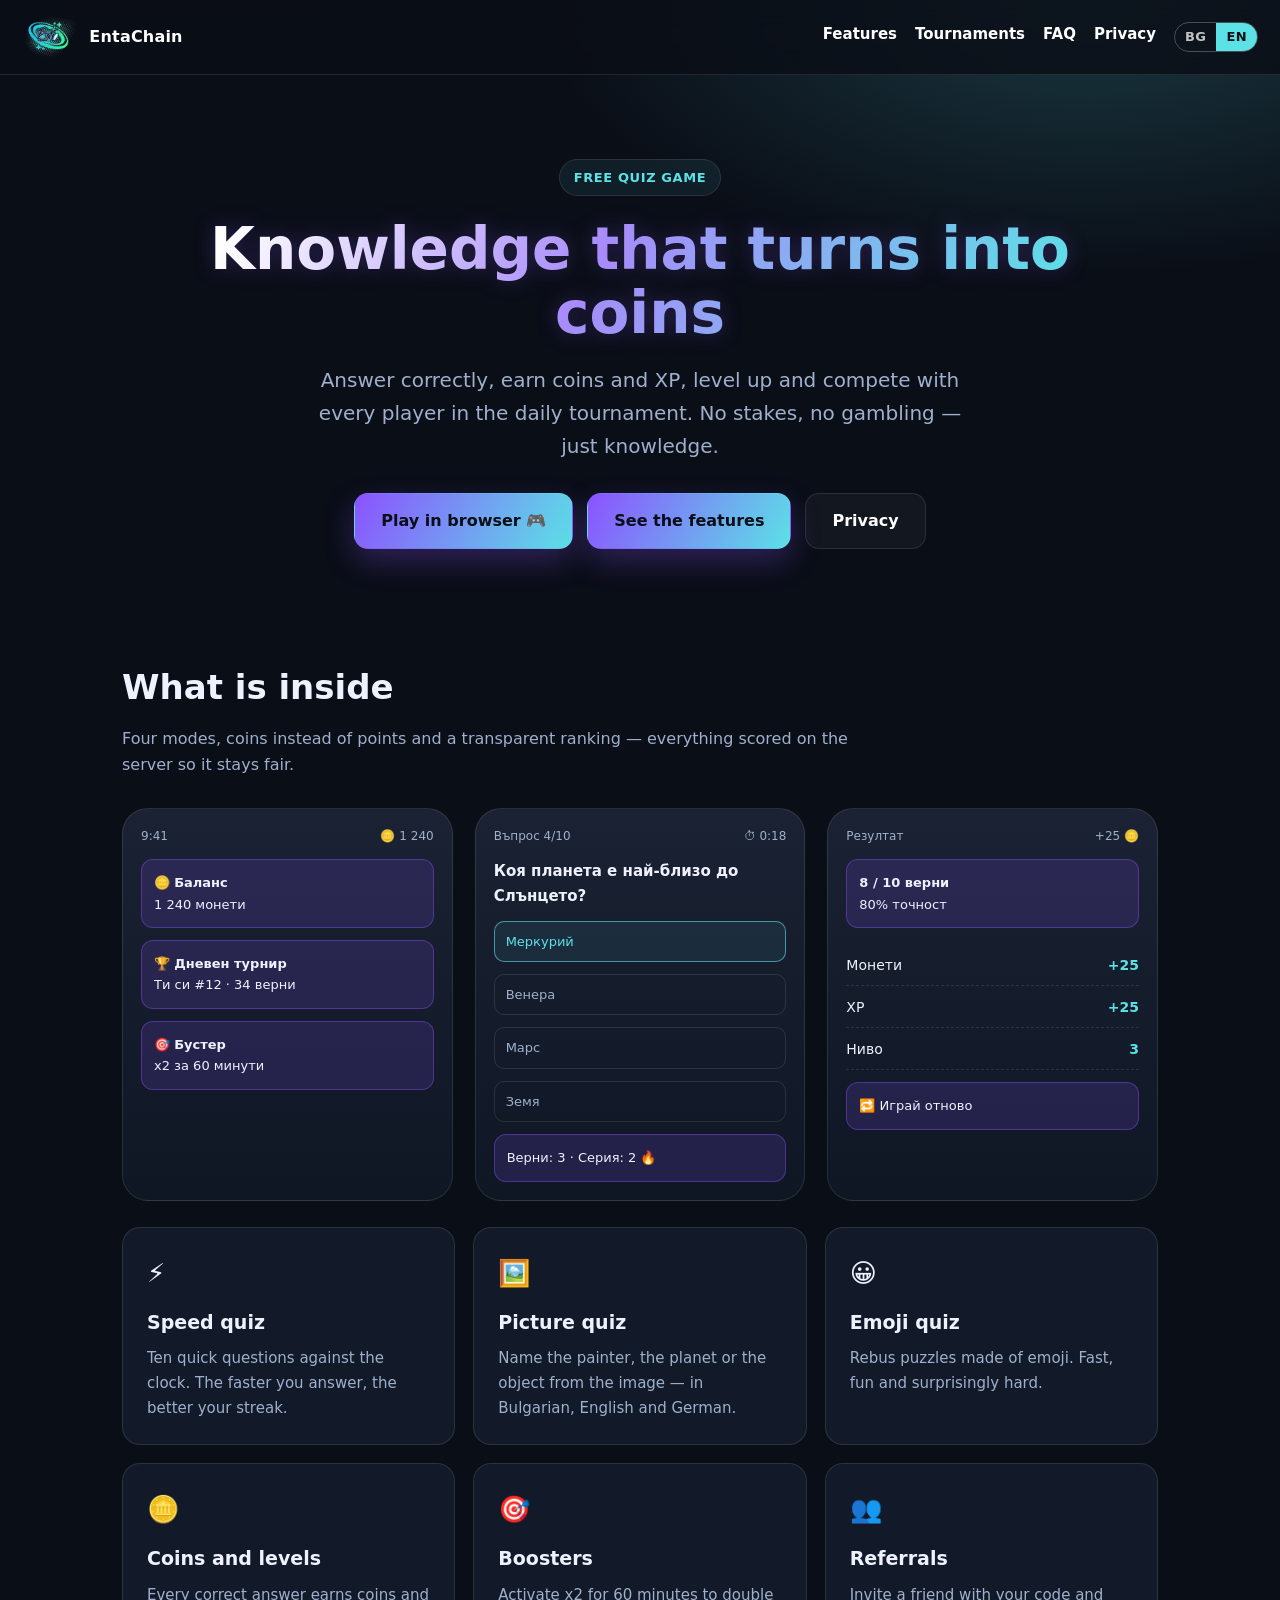
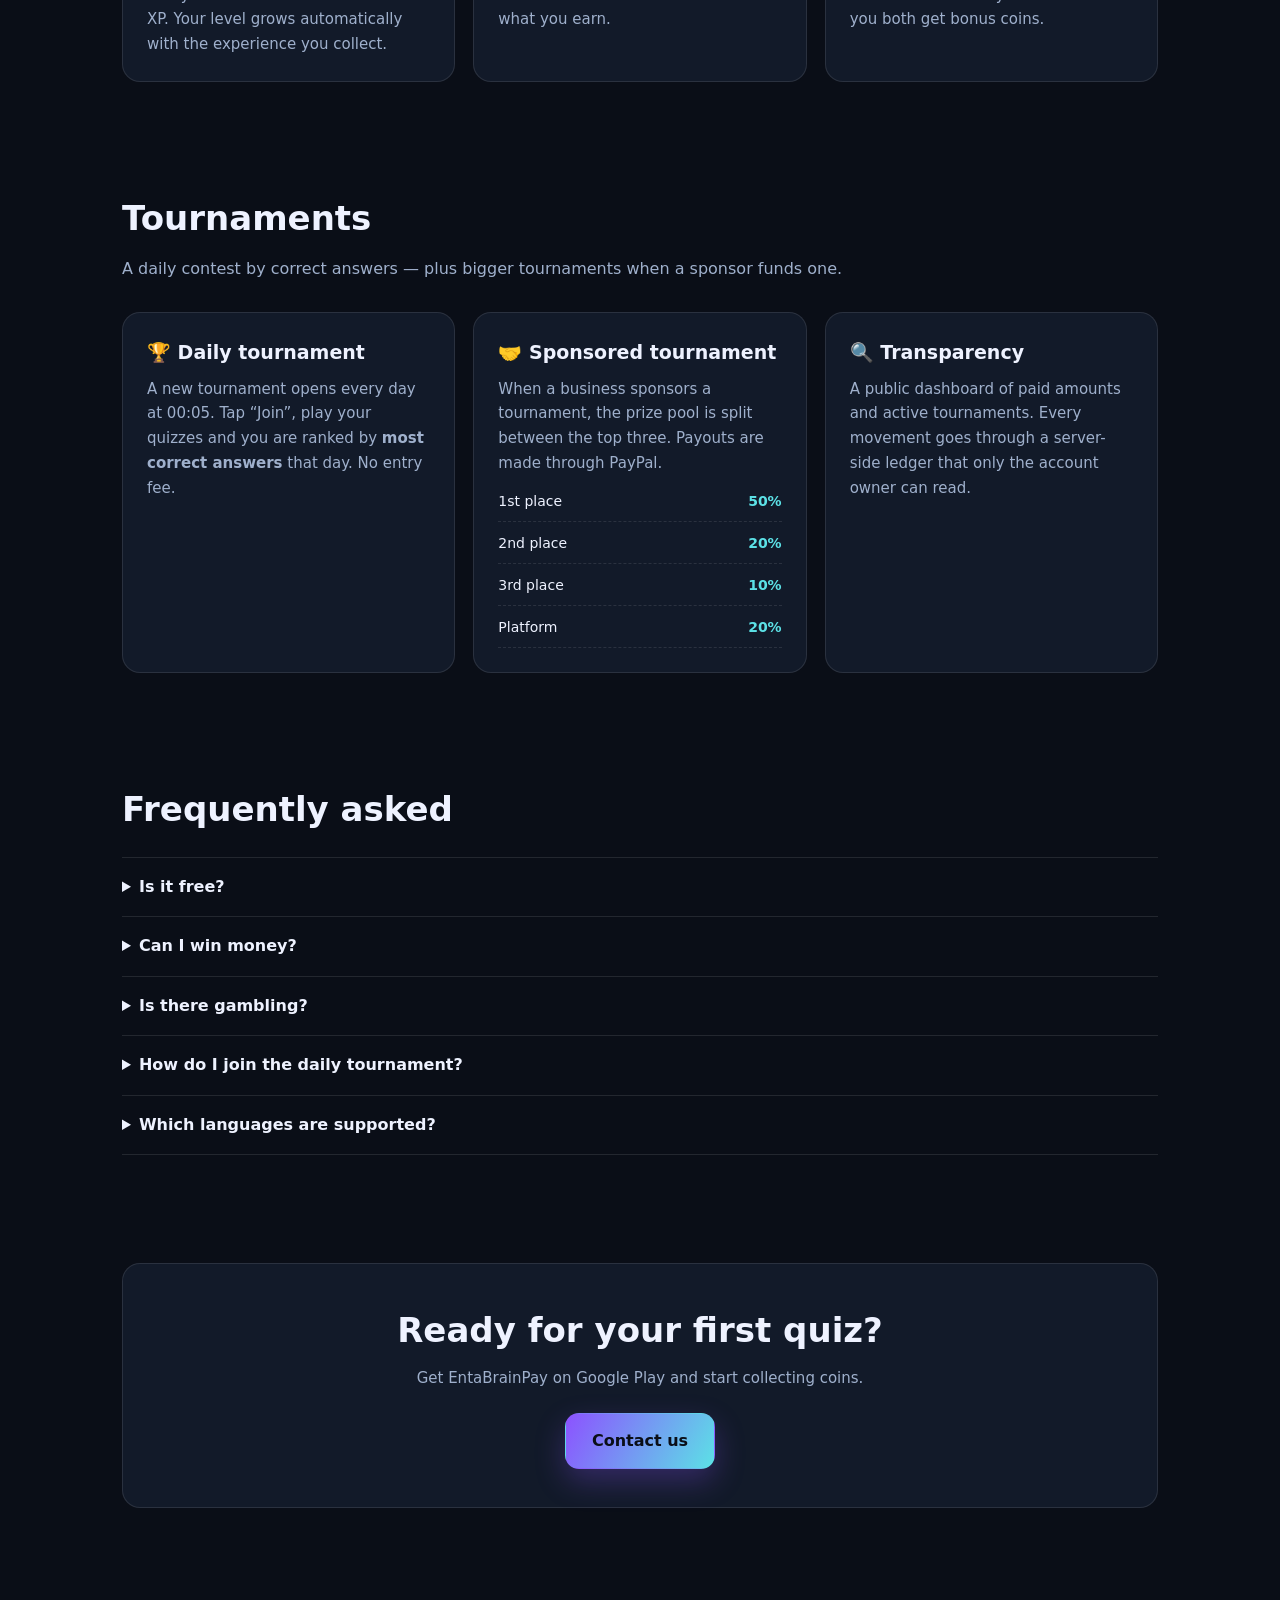
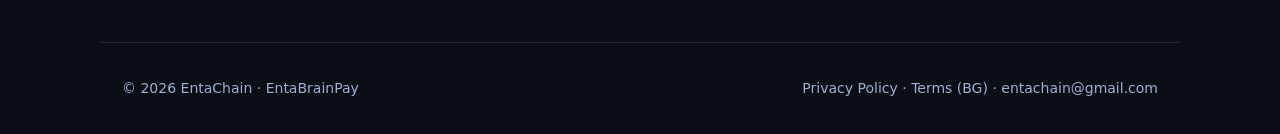
<file: index.html>
<!DOCTYPE html>
<html lang="bg">
<head>
<meta charset="utf-8">
<meta name="viewport" content="width=device-width, initial-scale=1">
<title>EntaBrainPay — куиз игри с монети, нива и дневни турнири</title>
<meta name="description" content="EntaBrainPay е безплатна куиз игра: отговаряй вярно, трупай монети и XP, качвай нива и се състезавай в дневни турнири. Без залози и без хазарт.">
<meta name="theme-color" content="#0a0e17">
<link rel="canonical" href="https://entachain.github.io/entachain/">
<link rel="alternate" hreflang="bg" href="https://entachain.github.io/entachain/">
<link rel="alternate" hreflang="en" href="https://entachain.github.io/entachain/en.html">
<link rel="alternate" hreflang="x-default" href="https://entachain.github.io/entachain/en.html">
<link rel="icon" type="image/png" href="media/icon.png">
<meta property="og:type" content="website">
<meta property="og:url" content="https://entachain.github.io/entachain/">
<meta property="og:title" content="EntaBrainPay — куиз игри с монети, нива и дневни турнири">
<meta property="og:description" content="EntaBrainPay е безплатна куиз игра: отговаряй вярно, трупай монети и XP, качвай нива и се състезавай в дневни турнири. Без залози и без хазарт.">
<meta property="og:image" content="https://entachain.github.io/entachain/media/og.png">
<meta property="og:locale" content="bg_BG">
<meta name="twitter:card" content="summary_large_image">
<meta name="twitter:title" content="EntaBrainPay — куиз игри с монети, нива и дневни турнири">
<meta name="twitter:description" content="EntaBrainPay е безплатна куиз игра: отговаряй вярно, трупай монети и XP, качвай нива и се състезавай в дневни турнири. Без залози и без хазарт.">
<link rel="stylesheet" href="style.css">
<script src="lang.js" defer></script>

</head>
<body>
<header>
  <a class="brand" href="index.html"><img src="media/logo.png" alt="EntaChain logo">EntaChain</a>
  <nav>
    <a href="index.html#features">Възможности</a>
    <a href="index.html#tournaments">Турнири</a>
    <a href="index.html#faq">FAQ</a>
    <a href="privacy.html">Поверителност</a>
    <a href="en.html">EN</a>
  </nav>
</header>
<main>

<section class="hero">
  <div class="badge">Безплатна куиз игра</div>
  <h1>Знание, което се превръща в монети</h1>
  <p>Отговаряй вярно, трупай монети и XP, качвай нива и се състезавай с всички играчи в дневния турнир. Без залози, без хазарт — само знания.</p>
  <div class="cta">
    <a class="btn btn-primary" href="play/">Играй в браузър 🎮</a>
    <a class="btn btn-ghost" href="#features">Виж възможностите</a>
    <a class="btn btn-ghost" href="privacy.html">Поверителност</a>
  </div>
  <p style="margin-top:14px;font-size:14px;opacity:.75">Работи и на компютър, без инсталация.</p>
</section>

<section id="features">
  <h2>Какво има в приложението</h2>
  <p class="lead">Четири режима, монети вместо точки и ясна класация — всичко изчислявано на сървъра, за да е честно за всички.</p>
  
<div class="screens">
  <div class="phone">
    <div class="top"><span>9:41</span><span>🪙 1 240</span></div>
    <div class="pill">🪙 <b>Баланс</b><br>1 240 монети</div>
    <div class="pill">🏆 <b>Дневен турнир</b><br>Ти си #12 · 34 верни</div>
    <div class="pill">🎯 <b>Бустер</b><br>x2 за 60 минути</div>
  </div>
  <div class="phone">
    <div class="top"><span>Въпрос 4/10</span><span>⏱ 0:18</span></div>
    <div class="q">Коя планета е най-близо до Слънцето?</div>
    <div class="opt ok">Меркурий</div>
    <div class="opt">Венера</div>
    <div class="opt">Марс</div>
    <div class="opt">Земя</div>
    <div class="pill">Верни: 3 · Серия: 2 🔥</div>
  </div>
  <div class="phone">
    <div class="top"><span>Резултат</span><span>+25 🪙</span></div>
    <div class="pill"><b>8 / 10 верни</b><br>80% точност</div>
    <div class="kv">
      <div><span>Монети</span><span>+25</span></div>
      <div><span>XP</span><span>+25</span></div>
      <div><span>Ниво</span><span>3</span></div>
    </div>
    <div class="pill">🔁 Играй отново</div>
  </div>
</div>

  <div class="grid" style="margin-top:26px">
    <div class="card"><span class="emoji">⚡</span><h3>Speed куиз</h3><p>10 бързи въпроса с таймер. Колкото по-бързо отговаряш, толкова по-добра серия правиш.</p></div>
    <div class="card"><span class="emoji">🖼️</span><h3>Picture куиз</h3><p>Познай художника, планетата или обекта по изображението — въпроси с картинки на български, английски и немски.</p></div>
    <div class="card"><span class="emoji">😀</span><h3>Emoji куиз</h3><p>Ребуси от емоджита. Бърз, забавен и изненадващо труден режим.</p></div>
    <div class="card"><span class="emoji">🪙</span><h3>Монети и нива</h3><p>Всяка вярна дума носи монети и XP. Нивото се качва автоматично от натрупания опит.</p></div>
    <div class="card"><span class="emoji">🎯</span><h3>Бустери</h3><p>Активирай x2 за 60 минути, за да удвоиш печалбата си за деня.</p></div>
    <div class="card"><span class="emoji">👥</span><h3>Реферали</h3><p>Покани приятел с твой код и двамата получавате бонус монети.</p></div>
  </div>
</section>

<section id="tournaments">
  <h2>Турнири</h2>
  <p class="lead">Ежедневно състезание по верни отговори — и по-големи турнири, когато има спонсор.</p>
  <div class="grid">
    <div class="card">
      <h3>🏆 Дневен турнир</h3>
      <p>Всеки ден от 00:05 се открива нов турнир. Натискаш „Участвай“ и играеш своите куизове — класираш се по <b>най-много верни отговори</b> за деня. Без входна такса.</p>
    </div>
    <div class="card">
      <h3>🤝 Спонсориран турнир</h3>
      <p>Когато бизнес спонсорира турнир, наградният фонд се разпределя между първите три места. Плащанията се извършват през PayPal.</p>
      <div class="kv">
        <div><span>1-во място</span><span>50%</span></div>
        <div><span>2-ро място</span><span>20%</span></div>
        <div><span>3-то място</span><span>10%</span></div>
        <div><span>Платформа</span><span>20%</span></div>
      </div>
    </div>
    <div class="card">
      <h3>🔍 Прозрачност</h3>
      <p>Публичен dashboard с изплатените суми и активните турнири. Всички движения минават през сървърна счетоводна книга, достъпна само за собственика на акаунта.</p>
    </div>
  </div>
</section>

<section id="faq">
  <h2>Често задавани въпроси</h2>
  <div class="faq">
    <details><summary>Безплатно ли е?</summary><p>Да. Приложението е безплатно и се финансира от реклами. Няма входни такси и не се изисква депозит.</p></details>
    <details><summary>Мога ли да печеля пари?</summary><p>Парични награди има само в спонсорирани турнири — когато бизнес е осигурил награден фонд. Изплащането е през PayPal при минимум 0,50 €.</p></details>
    <details><summary>Има ли залози или хазарт?</summary><p>Не. Няма залози, казино механики или плащане за участие. Резултатът зависи само от верните отговори.</p></details>
    <details><summary>Как се състезавам в дневния турнир?</summary><p>Отваряш картата „Дневен турнир“ на началната страница, натискаш „Участвай“ и играеш куизове. Класирането е по брой верни отговори за деня.</p></details>
    <details><summary>На какви езици е?</summary><p>Български, английски и немски — с отделна банка от въпроси за всеки език.</p></details>
  </div>
</section>

<section>
  <div class="card" style="text-align:center;padding:38px">
    <h2 style="margin-bottom:8px">Готов ли си за първия куиз?</h2>
    <p class="lead" style="margin:0 auto 22px">Изтегли EntaBrainPay от Google Play и започни да трупаш монети.</p>
    <a class="btn btn-primary" href="mailto:entachain@gmail.com?subject=EntaBrainPay">Пиши ни</a>
  </div>
</section>
</main>
<footer>
  <div>© 2026 EntaChain · EntaBrainPay</div>
  <div>
    <a href="privacy.html">Политика за поверителност</a> · <a href="delete-account.html">Изтриване на профил</a> ·
    <a href="terms.html">Правила</a> ·
    <a href="mailto:entachain@gmail.com">entachain@gmail.com</a>
  </div>
</footer>
</body>
</html>
</file>
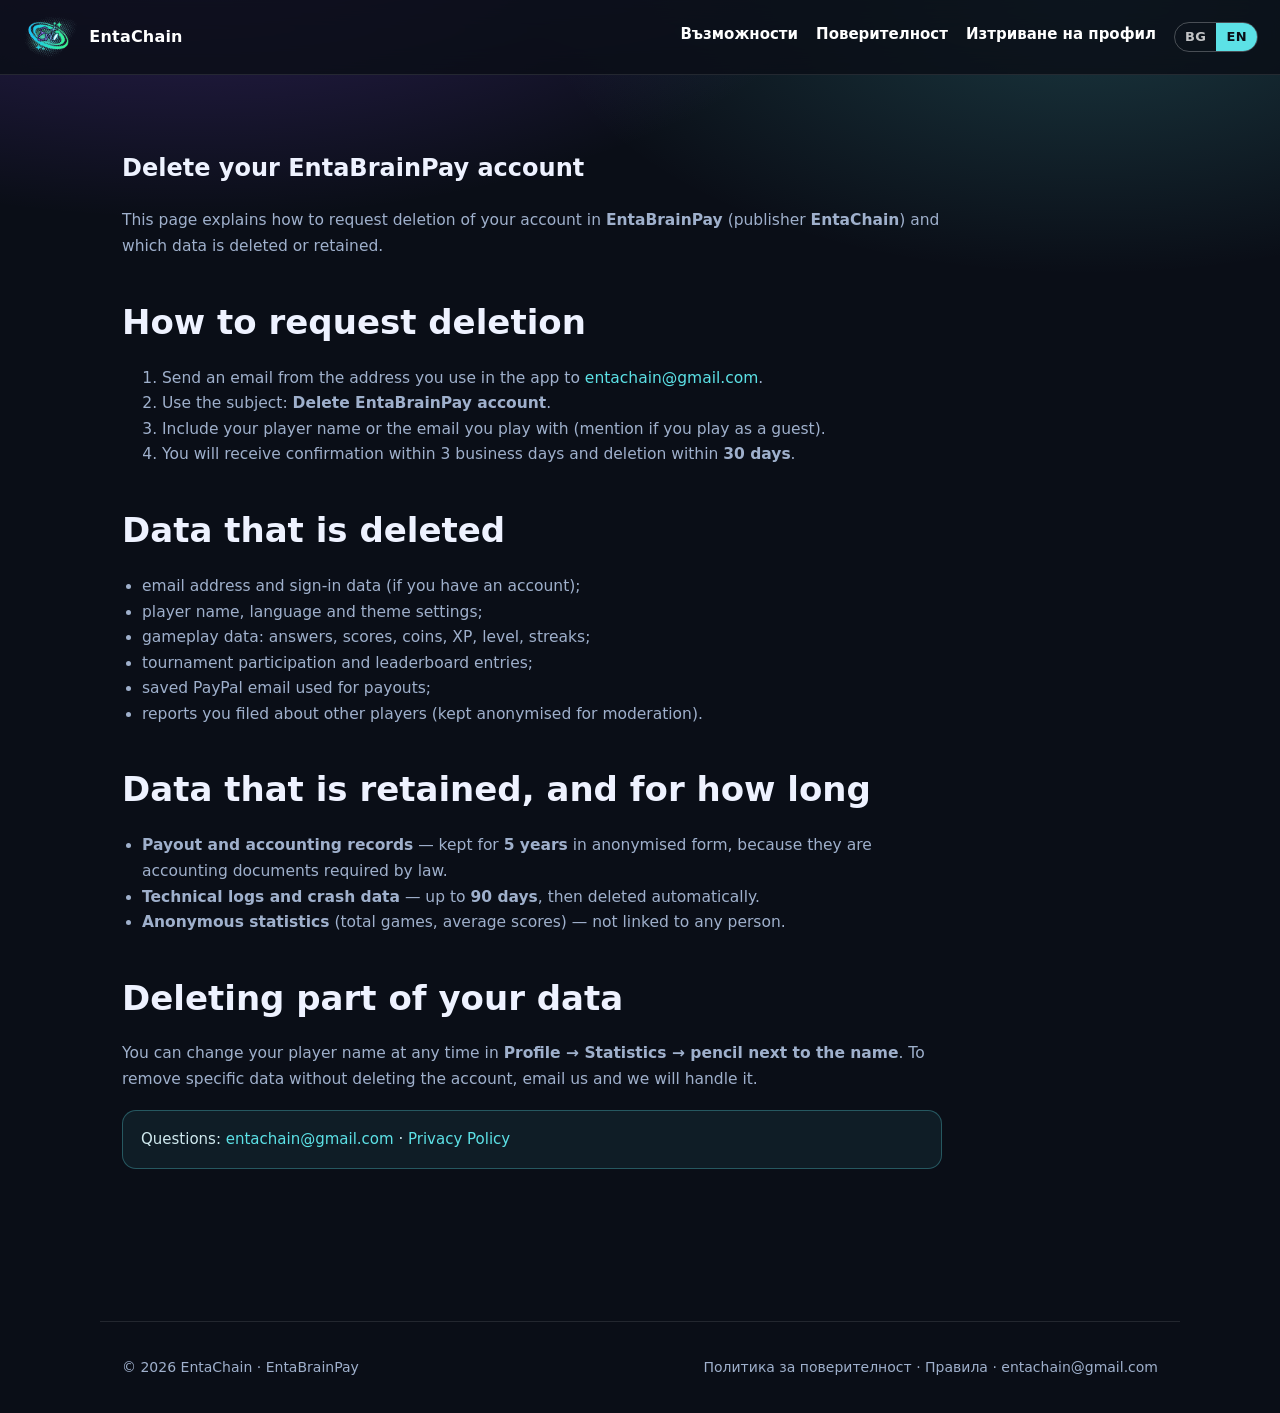
<file: delete-account-en.html>
<!DOCTYPE html>
<html lang="en">
<head>
<meta charset="utf-8">
<meta name="viewport" content="width=device-width, initial-scale=1">
<title>Delete account — EntaBrainPay</title>
<meta name="description" content="Как да поискате изтриване на профила и данните си в EntaBrainPay: стъпки, срокове и какви данни се запазват.">
<link rel="canonical" href="https://entachain.github.io/entachain/delete-account-en.html">
<link rel="alternate" hreflang="bg" href="https://entachain.github.io/entachain/delete-account.html">
<link rel="alternate" hreflang="en" href="https://entachain.github.io/entachain/delete-account-en.html">
<link rel="alternate" hreflang="x-default" href="https://entachain.github.io/entachain/delete-account-en.html">
<link rel="icon" type="image/png" href="media/icon.png">
<link rel="stylesheet" href="style.css">
<script src="lang.js" defer></script>
</head>
<body>
<header>
  <a class="brand" href="index.html"><img src="media/logo.png" alt="EntaChain logo">EntaChain</a>
  <nav>
    <a href="index.html#features">Възможности</a>
    <a href="privacy.html">Поверителност</a>
    <a href="delete-account.html">Изтриване на профил</a>
    <a href="index.html">BG</a>
  </nav>
</header>
<main>
<section class="prose">
  <h1>Delete your EntaBrainPay account</h1>
  <p>This page explains how to request deletion of your account in <b>EntaBrainPay</b> (publisher <b>EntaChain</b>) and which data is deleted or retained.</p>

  <h2>How to request deletion</h2>
  <ol>
    <li>Send an email from the address you use in the app to
        <a href="mailto:entachain@gmail.com?subject=Delete%20EntaBrainPay%20account">entachain@gmail.com</a>.</li>
    <li>Use the subject: <b>Delete EntaBrainPay account</b>.</li>
    <li>Include your player name or the email you play with (mention if you play as a guest).</li>
    <li>You will receive confirmation within 3 business days and deletion within <b>30 days</b>.</li>
  </ol>

  <h2>Data that is deleted</h2>
  <ul>
    <li>email address and sign-in data (if you have an account);</li>
    <li>player name, language and theme settings;</li>
    <li>gameplay data: answers, scores, coins, XP, level, streaks;</li>
    <li>tournament participation and leaderboard entries;</li>
    <li>saved PayPal email used for payouts;</li>
    <li>reports you filed about other players (kept anonymised for moderation).</li>
  </ul>

  <h2>Data that is retained, and for how long</h2>
  <ul>
    <li><b>Payout and accounting records</b> — kept for <b>5 years</b> in anonymised form, because they are accounting documents required by law.</li>
    <li><b>Technical logs and crash data</b> — up to <b>90 days</b>, then deleted automatically.</li>
    <li><b>Anonymous statistics</b> (total games, average scores) — not linked to any person.</li>
  </ul>

  <h2>Deleting part of your data</h2>
  <p>You can change your player name at any time in <b>Profile → Statistics → pencil next to the name</b>. To remove specific data without deleting the account, email us and we will handle it.</p>

  <div class="note">Questions: <a href="mailto:entachain@gmail.com">entachain@gmail.com</a> · <a href="privacy-en.html">Privacy Policy</a></div>
</section>
</main>
<footer>
  <div>© 2026 EntaChain · EntaBrainPay</div>
  <div>
    <a href="privacy.html">Политика за поверителност</a> ·
    <a href="terms.html">Правила</a> ·
    <a href="mailto:entachain@gmail.com">entachain@gmail.com</a>
  </div>
</footer>
</body>
</html>
</file>
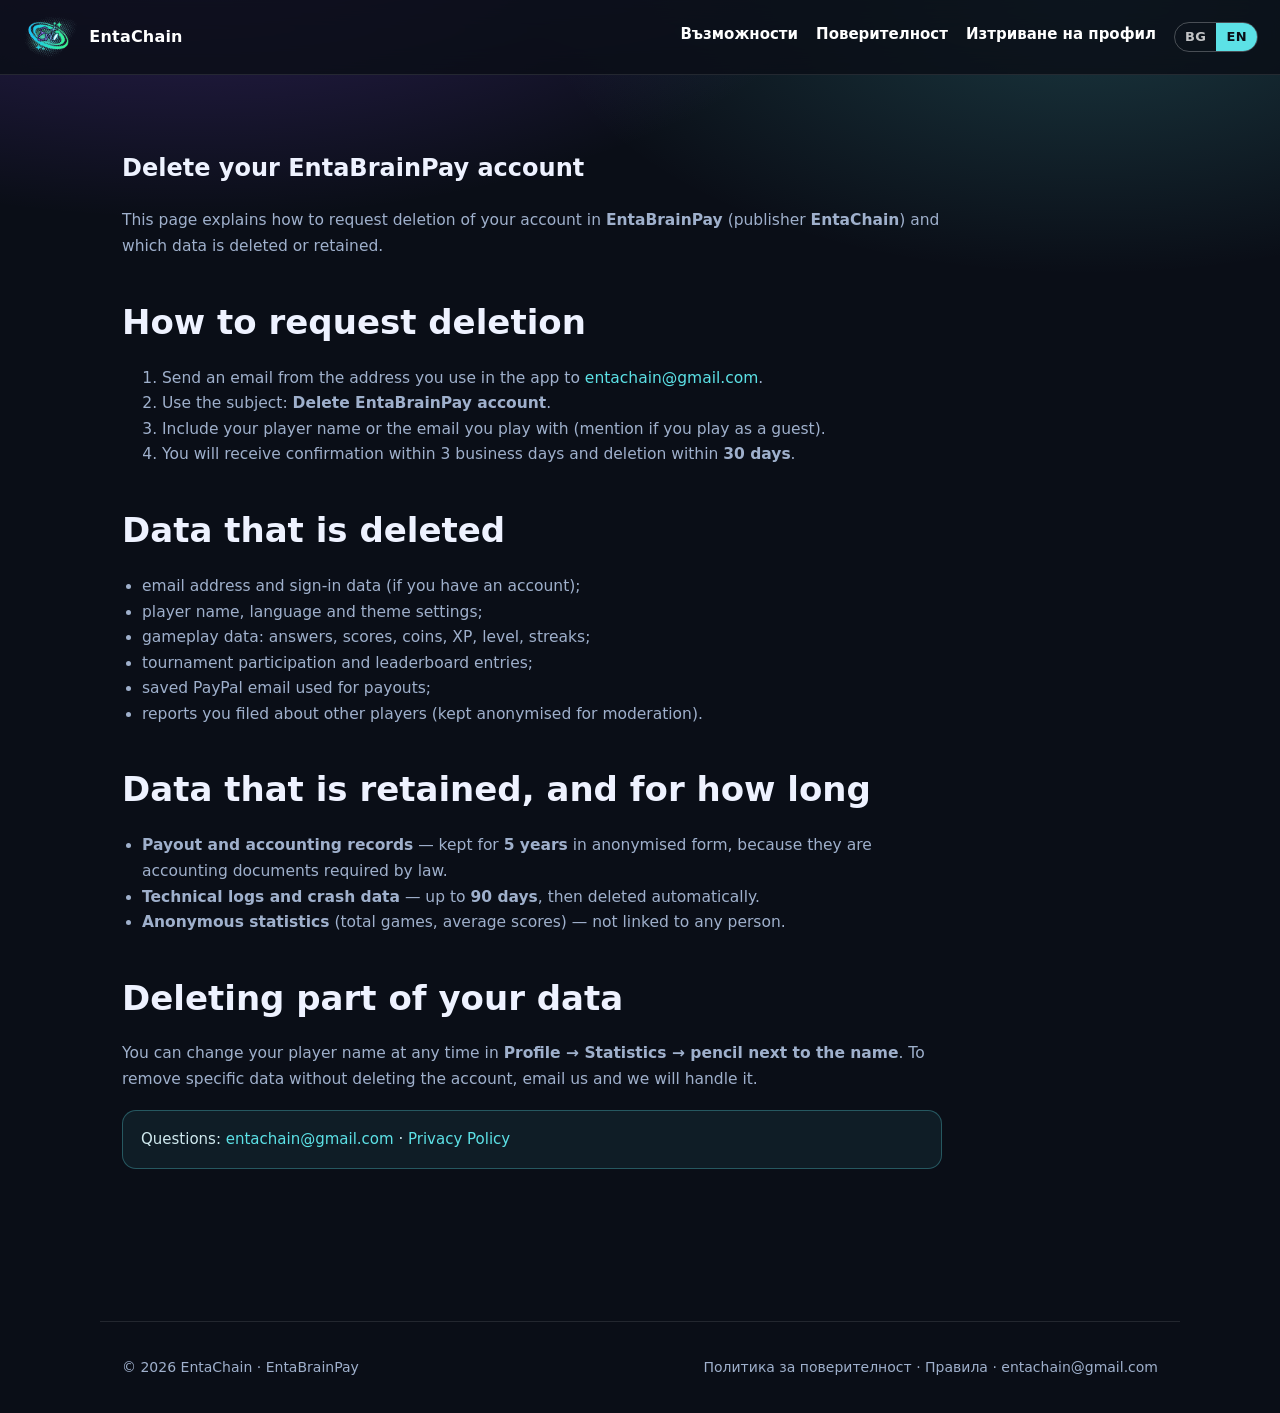
<file: delete-account.html>
<!DOCTYPE html>
<html lang="bg">
<head>
<meta charset="utf-8">
<meta name="viewport" content="width=device-width, initial-scale=1">
<title>Изтриване на профил — EntaBrainPay</title>
<meta name="description" content="Как да поискате изтриване на профила и данните си в EntaBrainPay: стъпки, срокове и какви данни се запазват.">
<link rel="canonical" href="https://entachain.github.io/entachain/delete-account.html">
<link rel="alternate" hreflang="bg" href="https://entachain.github.io/entachain/delete-account.html">
<link rel="alternate" hreflang="en" href="https://entachain.github.io/entachain/delete-account-en.html">
<link rel="alternate" hreflang="x-default" href="https://entachain.github.io/entachain/delete-account-en.html">
<link rel="icon" type="image/png" href="media/icon.png">
<link rel="stylesheet" href="style.css">
<script src="lang.js" defer></script>
</head>
<body>
<header>
  <a class="brand" href="index.html"><img src="media/logo.png" alt="EntaChain logo">EntaChain</a>
  <nav>
    <a href="index.html#features">Възможности</a>
    <a href="privacy.html">Поверителност</a>
    <a href="delete-account.html">Изтриване на профил</a>
    <a href="en.html">EN</a>
  </nav>
</header>
<main>
<section class="prose">
  <h1>Изтриване на профил в EntaBrainPay</h1>
  <p>Тази страница обяснява как да поискате изтриване на профила си в приложението <b>EntaBrainPay</b> (издател <b>EntaChain</b>) и какви данни се изтриват или запазват.</p>

  <h2>Как да поискате изтриване</h2>
  <ol>
    <li>Изпратете имейл от адреса, с който сте влезли в приложението, на
        <a href="mailto:entachain@gmail.com?subject=Изтриване%20на%20профил%20EntaBrainPay">entachain@gmail.com</a>.</li>
    <li>В темата напишете: <b>Изтриване на профил EntaBrainPay</b>.</li>
    <li>В текста посочете името на играча или имейла, с който играете (ако играете като гост, посочете това).</li>
    <li>Ще получите потвърждение до 3 работни дни и изтриване до <b>30 дни</b>.</li>
  </ol>
  <p>Ако играете като гост, можете да изтриете данните си и като деинсталирате приложението и ни пишете — ще намерим профила по данните за устройството.</p>

  <h2>Какви данни се изтриват</h2>
  <ul>
    <li>имейл адрес и данни за вход (ако имате акаунт);</li>
    <li>име на играча, език и настройки на темата;</li>
    <li>игрови данни: отговори, резултати, монети, XP, ниво, серии;</li>
    <li>участия в турнири и записи в класацията;</li>
    <li>запазен PayPal имейл за изплащания;</li>
    <li>доклади, които сте подали за други играчи (съдържанието се запазва анонимно за модерация).</li>
  </ul>

  <h2>Какви данни се запазват и за колко</h2>
  <ul>
    <li><b>Изплащания и счетоводни записи</b> — запазват се до <b>5 години</b> в анонимизиран вид, защото са отчетни документи (изискване на закона).</li>
    <li><b>Технически логове и данни за сривове</b> — до <b>90 дни</b>, после се изтриват автоматично.</li>
    <li><b>Анонимна статистика</b> (общ брой игри, средни резултати) — без връзка с конкретен човек.</li>
  </ul>

  <h2>Изтриване на част от данните</h2>
  <p>Можете да смените името си по всяко време от <b>Профил → Статистика → моливчето до името</b>. За премахване на конкретни данни без изтриване на профила пишете на същия имейл и ще го направим.</p>

  <div class="note">Въпроси: <a href="mailto:entachain@gmail.com">entachain@gmail.com</a> · <a href="privacy.html">Политика за поверителност</a></div>
</section>
</main>
<footer>
  <div>© 2026 EntaChain · EntaBrainPay</div>
  <div>
    <a href="privacy.html">Политика за поверителност</a> ·
    <a href="terms.html">Правила</a> ·
    <a href="mailto:entachain@gmail.com">entachain@gmail.com</a>
  </div>
</footer>
</body>
</html>
</file>
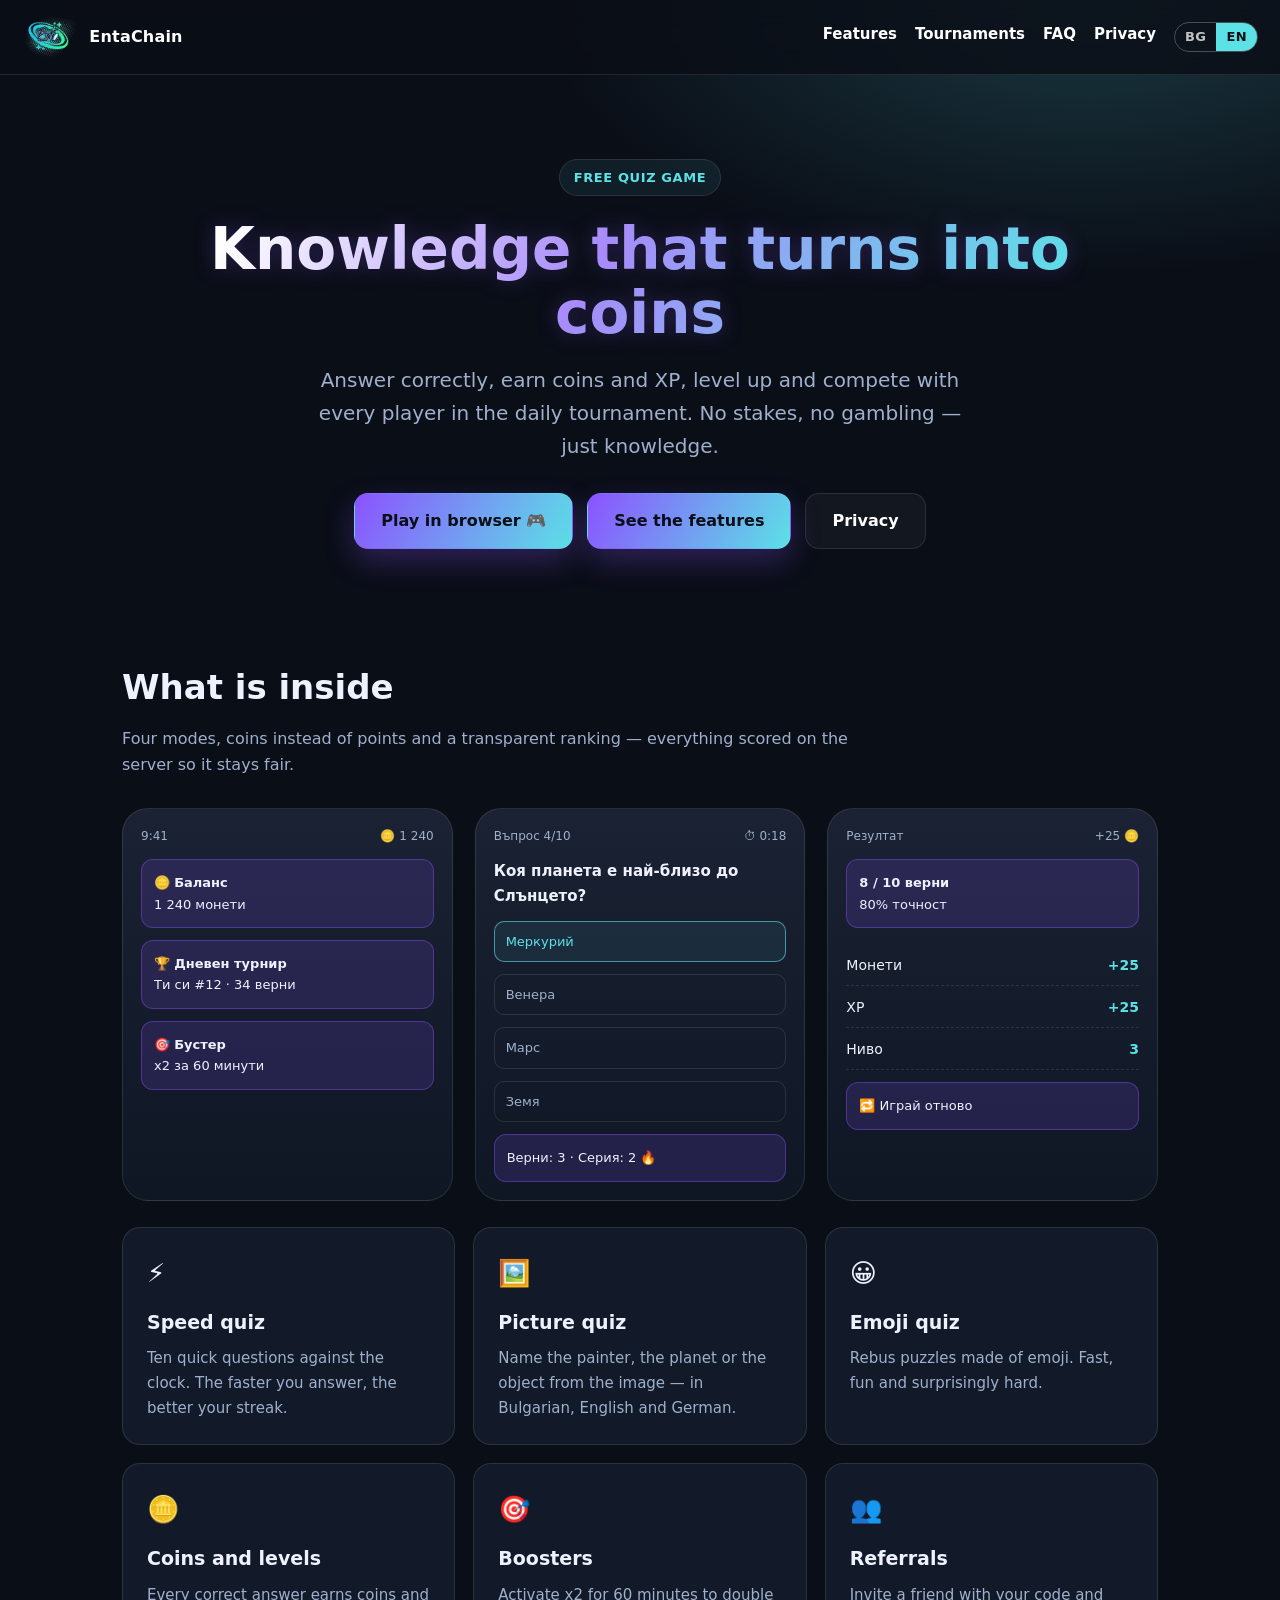
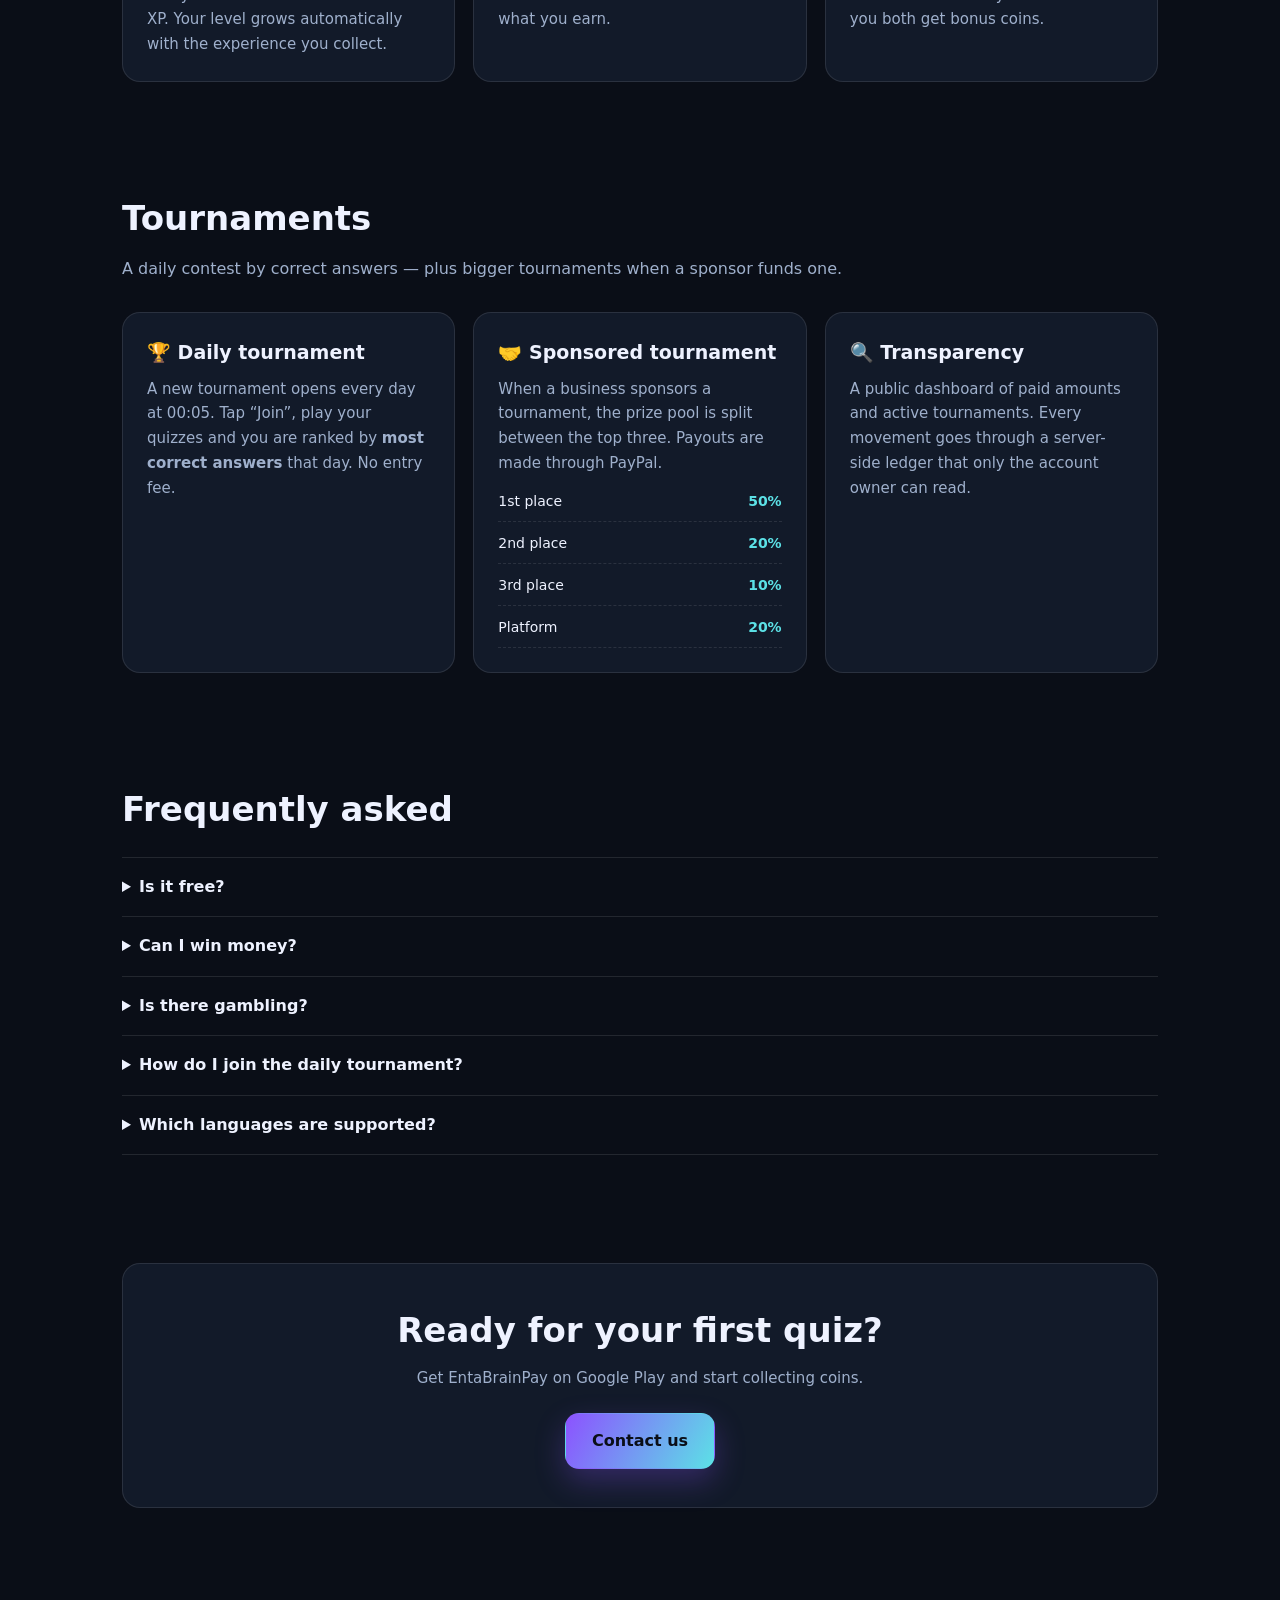
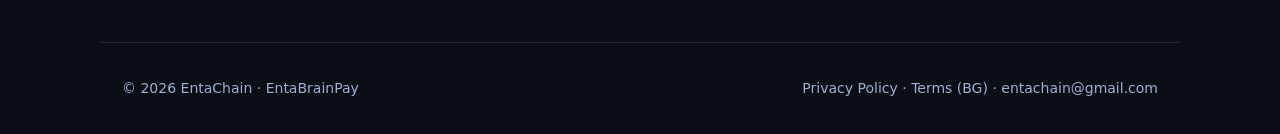
<file: en.html>
<!DOCTYPE html>
<html lang="en">
<head>
<meta charset="utf-8">
<meta name="viewport" content="width=device-width, initial-scale=1">
<title>EntaBrainPay — quiz games with coins, levels and daily tournaments</title>
<meta name="description" content="EntaBrainPay is a free quiz game: answer correctly, earn coins and XP, level up and compete in daily tournaments. No stakes, no gambling.">
<meta name="theme-color" content="#0a0e17">
<link rel="canonical" href="https://entachain.github.io/entachain/en.html">
<link rel="alternate" hreflang="bg" href="https://entachain.github.io/entachain/">
<link rel="alternate" hreflang="en" href="https://entachain.github.io/entachain/en.html">
<link rel="alternate" hreflang="x-default" href="https://entachain.github.io/entachain/en.html">
<link rel="icon" type="image/png" href="media/icon.png">
<meta property="og:type" content="website">
<meta property="og:url" content="https://entachain.github.io/entachain/en.html">
<meta property="og:title" content="EntaBrainPay — quiz games with coins, levels and daily tournaments">
<meta property="og:description" content="EntaBrainPay is a free quiz game: answer correctly, earn coins and XP, level up and compete in daily tournaments. No stakes, no gambling.">
<meta property="og:image" content="https://entachain.github.io/entachain/media/og.png">
<meta property="og:locale" content="en_US">
<meta name="twitter:card" content="summary_large_image">
<meta name="twitter:title" content="EntaBrainPay — quiz games with coins, levels and daily tournaments">
<meta name="twitter:description" content="EntaBrainPay is a free quiz game: answer correctly, earn coins and XP, level up and compete in daily tournaments. No stakes, no gambling.">
<link rel="stylesheet" href="style.css">
<script src="lang.js" defer></script>

</head>
<body>
<header>
  <a class="brand" href="index.html"><img src="media/logo.png" alt="EntaChain logo">EntaChain</a>
  <nav>
    <a href="en.html#features">Features</a>
    <a href="en.html#tournaments">Tournaments</a>
    <a href="en.html#faq">FAQ</a>
    <a href="privacy-en.html">Privacy</a>
    <a href="index.html">BG</a>
  </nav>
</header>
<main>

<section class="hero">
  <div class="badge">Free quiz game</div>
  <h1>Knowledge that turns into coins</h1>
  <p>Answer correctly, earn coins and XP, level up and compete with every player in the daily tournament. No stakes, no gambling — just knowledge.</p>
  <div class="cta">
    <a class="btn btn-primary" href="play/">Play in browser 🎮</a>
    <a class="btn btn-primary" href="#features">See the features</a>
    <a class="btn btn-ghost" href="privacy-en.html">Privacy</a>
  </div>
</section>

<section id="features">
  <h2>What is inside</h2>
  <p class="lead">Four modes, coins instead of points and a transparent ranking — everything scored on the server so it stays fair.</p>
  
<div class="screens">
  <div class="phone">
    <div class="top"><span>9:41</span><span>🪙 1 240</span></div>
    <div class="pill">🪙 <b>Баланс</b><br>1 240 монети</div>
    <div class="pill">🏆 <b>Дневен турнир</b><br>Ти си #12 · 34 верни</div>
    <div class="pill">🎯 <b>Бустер</b><br>x2 за 60 минути</div>
  </div>
  <div class="phone">
    <div class="top"><span>Въпрос 4/10</span><span>⏱ 0:18</span></div>
    <div class="q">Коя планета е най-близо до Слънцето?</div>
    <div class="opt ok">Меркурий</div>
    <div class="opt">Венера</div>
    <div class="opt">Марс</div>
    <div class="opt">Земя</div>
    <div class="pill">Верни: 3 · Серия: 2 🔥</div>
  </div>
  <div class="phone">
    <div class="top"><span>Резултат</span><span>+25 🪙</span></div>
    <div class="pill"><b>8 / 10 верни</b><br>80% точност</div>
    <div class="kv">
      <div><span>Монети</span><span>+25</span></div>
      <div><span>XP</span><span>+25</span></div>
      <div><span>Ниво</span><span>3</span></div>
    </div>
    <div class="pill">🔁 Играй отново</div>
  </div>
</div>

  <div class="grid" style="margin-top:26px">
    <div class="card"><span class="emoji">⚡</span><h3>Speed quiz</h3><p>Ten quick questions against the clock. The faster you answer, the better your streak.</p></div>
    <div class="card"><span class="emoji">🖼️</span><h3>Picture quiz</h3><p>Name the painter, the planet or the object from the image — in Bulgarian, English and German.</p></div>
    <div class="card"><span class="emoji">😀</span><h3>Emoji quiz</h3><p>Rebus puzzles made of emoji. Fast, fun and surprisingly hard.</p></div>
    <div class="card"><span class="emoji">🪙</span><h3>Coins and levels</h3><p>Every correct answer earns coins and XP. Your level grows automatically with the experience you collect.</p></div>
    <div class="card"><span class="emoji">🎯</span><h3>Boosters</h3><p>Activate x2 for 60 minutes to double what you earn.</p></div>
    <div class="card"><span class="emoji">👥</span><h3>Referrals</h3><p>Invite a friend with your code and you both get bonus coins.</p></div>
  </div>
</section>

<section id="tournaments">
  <h2>Tournaments</h2>
  <p class="lead">A daily contest by correct answers — plus bigger tournaments when a sponsor funds one.</p>
  <div class="grid">
    <div class="card">
      <h3>🏆 Daily tournament</h3>
      <p>A new tournament opens every day at 00:05. Tap “Join”, play your quizzes and you are ranked by <b>most correct answers</b> that day. No entry fee.</p>
    </div>
    <div class="card">
      <h3>🤝 Sponsored tournament</h3>
      <p>When a business sponsors a tournament, the prize pool is split between the top three. Payouts are made through PayPal.</p>
      <div class="kv">
        <div><span>1st place</span><span>50%</span></div>
        <div><span>2nd place</span><span>20%</span></div>
        <div><span>3rd place</span><span>10%</span></div>
        <div><span>Platform</span><span>20%</span></div>
      </div>
    </div>
    <div class="card">
      <h3>🔍 Transparency</h3>
      <p>A public dashboard of paid amounts and active tournaments. Every movement goes through a server-side ledger that only the account owner can read.</p>
    </div>
  </div>
</section>

<section id="faq">
  <h2>Frequently asked</h2>
  <div class="faq">
    <details><summary>Is it free?</summary><p>Yes. The app is free and supported by ads. There are no entry fees and no deposits.</p></details>
    <details><summary>Can I win money?</summary><p>Cash prizes exist only in sponsored tournaments, when a business funds the prize pool. Payouts go through PayPal with a minimum of €0.50.</p></details>
    <details><summary>Is there gambling?</summary><p>No. There are no stakes, no casino mechanics and no paid entry. Your result depends only on correct answers.</p></details>
    <details><summary>How do I join the daily tournament?</summary><p>Open the “Daily tournament” card on the home screen, tap “Join” and play quizzes. The ranking counts correct answers for the day.</p></details>
    <details><summary>Which languages are supported?</summary><p>Bulgarian, English and German, each with its own question bank.</p></details>
  </div>
</section>

<section>
  <div class="card" style="text-align:center;padding:38px">
    <h2 style="margin-bottom:8px">Ready for your first quiz?</h2>
    <p class="lead" style="margin:0 auto 22px">Get EntaBrainPay on Google Play and start collecting coins.</p>
    <a class="btn btn-primary" href="mailto:entachain@gmail.com?subject=EntaBrainPay">Contact us</a>
  </div>
</section>
</main>
<footer>
  <div>© 2026 EntaChain · EntaBrainPay</div>
  <div>
    <a href="privacy-en.html">Privacy Policy</a> ·
    <a href="terms.html">Terms (BG)</a> ·
    <a href="mailto:entachain@gmail.com">entachain@gmail.com</a>
  </div>
</footer>
</body>
</html>
</file>
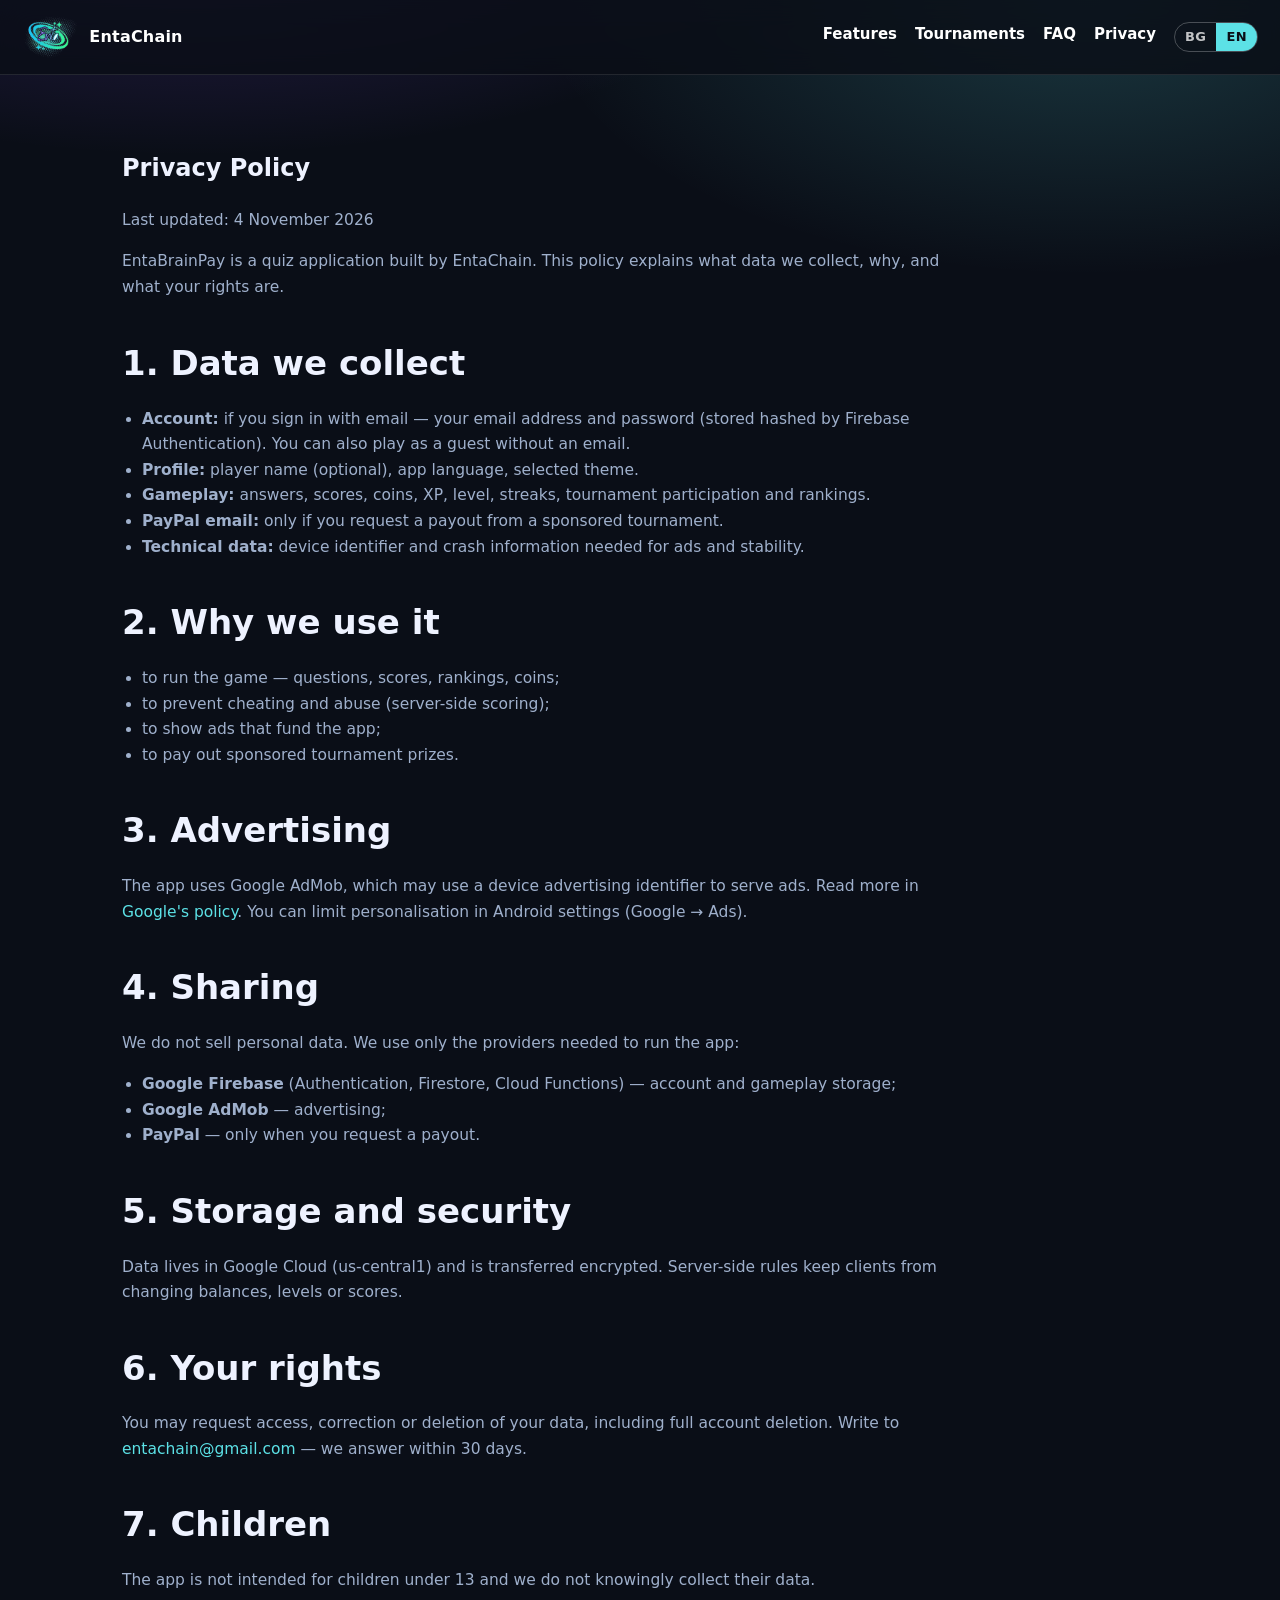
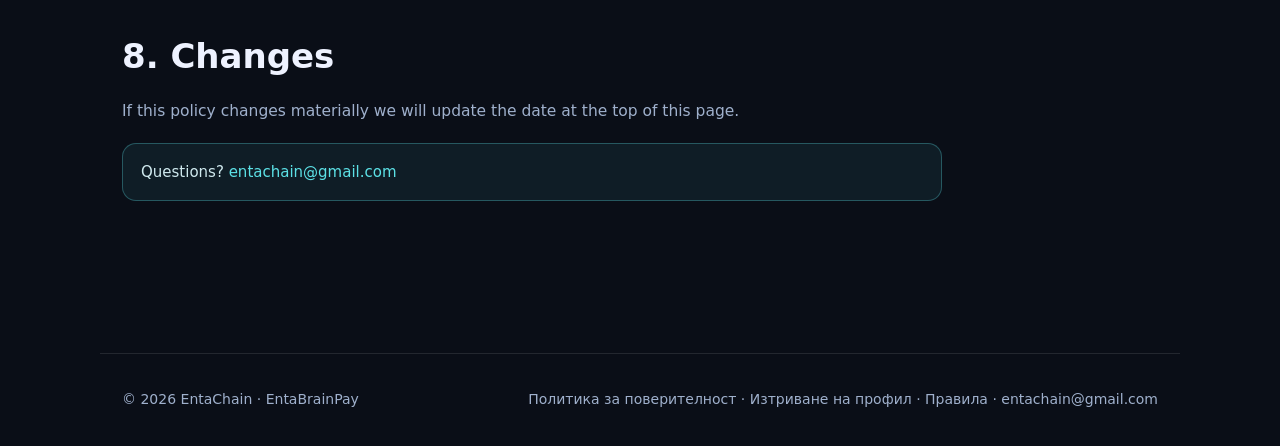
<file: privacy-en.html>
<!DOCTYPE html>
<html lang="en">
<head>
<meta charset="utf-8">
<meta name="viewport" content="width=device-width, initial-scale=1">
<title>Privacy Policy — EntaBrainPay</title>
<meta name="description" content="How EntaBrainPay collects, uses and protects personal data: account, gameplay statistics, ads and user rights.">
<meta name="theme-color" content="#0a0e17">
<link rel="canonical" href="https://entachain.github.io/entachain/privacy-en.html">
<link rel="alternate" hreflang="bg" href="https://entachain.github.io/entachain/privacy.html">
<link rel="alternate" hreflang="en" href="https://entachain.github.io/entachain/privacy-en.html">
<link rel="alternate" hreflang="x-default" href="https://entachain.github.io/entachain/privacy-en.html">
<link rel="icon" type="image/png" href="media/icon.png">
<meta property="og:type" content="website">
<meta property="og:url" content="https://entachain.github.io/entachain/privacy-en.html">
<meta property="og:title" content="Privacy Policy — EntaBrainPay">
<meta property="og:description" content="How EntaBrainPay collects, uses and protects personal data: account, gameplay statistics, ads and user rights.">
<meta property="og:image" content="https://entachain.github.io/entachain/media/og.png">
<meta property="og:locale" content="en_US">
<meta name="twitter:card" content="summary_large_image">
<meta name="twitter:title" content="Privacy Policy — EntaBrainPay">
<meta name="twitter:description" content="How EntaBrainPay collects, uses and protects personal data: account, gameplay statistics, ads and user rights.">
<link rel="stylesheet" href="style.css">
<script src="lang.js" defer></script>

</head>
<body>
<header>
  <a class="brand" href="index.html"><img src="media/logo.png" alt="EntaChain logo">EntaChain</a>
  <nav>
    <a href="index.html#features">Features</a>
    <a href="index.html#tournaments">Tournaments</a>
    <a href="index.html#faq">FAQ</a>
    <a href="privacy-en.html">Privacy</a>
    <a href="index.html">BG</a>
  </nav>
</header>
<main>

<section class="prose">
  <h1>Privacy Policy</h1>
  <p>Last updated: 4 November 2026</p>
  <p>EntaBrainPay is a quiz application built by EntaChain. This policy explains what data we collect, why, and what your rights are.</p>

  <h2>1. Data we collect</h2>
  <ul>
    <li><b>Account:</b> if you sign in with email — your email address and password (stored hashed by Firebase Authentication). You can also play as a guest without an email.</li>
    <li><b>Profile:</b> player name (optional), app language, selected theme.</li>
    <li><b>Gameplay:</b> answers, scores, coins, XP, level, streaks, tournament participation and rankings.</li>
    <li><b>PayPal email:</b> only if you request a payout from a sponsored tournament.</li>
    <li><b>Technical data:</b> device identifier and crash information needed for ads and stability.</li>
  </ul>

  <h2>2. Why we use it</h2>
  <ul>
    <li>to run the game — questions, scores, rankings, coins;</li>
    <li>to prevent cheating and abuse (server-side scoring);</li>
    <li>to show ads that fund the app;</li>
    <li>to pay out sponsored tournament prizes.</li>
  </ul>

  <h2>3. Advertising</h2>
  <p>The app uses Google AdMob, which may use a device advertising identifier to serve ads. Read more in <a href="https://policies.google.com/technologies/ads" target="_blank" rel="noopener">Google's policy</a>. You can limit personalisation in Android settings (Google → Ads).</p>

  <h2>4. Sharing</h2>
  <p>We do not sell personal data. We use only the providers needed to run the app:</p>
  <ul>
    <li><b>Google Firebase</b> (Authentication, Firestore, Cloud Functions) — account and gameplay storage;</li>
    <li><b>Google AdMob</b> — advertising;</li>
    <li><b>PayPal</b> — only when you request a payout.</li>
  </ul>

  <h2>5. Storage and security</h2>
  <p>Data lives in Google Cloud (us-central1) and is transferred encrypted. Server-side rules keep clients from changing balances, levels or scores.</p>

  <h2>6. Your rights</h2>
  <p>You may request access, correction or deletion of your data, including full account deletion. Write to <a href="mailto:entachain@gmail.com">entachain@gmail.com</a> — we answer within 30 days.</p>

  <h2>7. Children</h2>
  <p>The app is not intended for children under 13 and we do not knowingly collect their data.</p>

  <h2>8. Changes</h2>
  <p>If this policy changes materially we will update the date at the top of this page.</p>

  <div class="note">Questions? <a href="mailto:entachain@gmail.com">entachain@gmail.com</a></div>
</section>
</main>
<footer>
  <div>© 2026 EntaChain · EntaBrainPay</div>
  <div>
    <a href="privacy.html">Политика за поверителност</a> · <a href="delete-account.html">Изтриване на профил</a> ·
    <a href="terms.html">Правила</a> ·
    <a href="mailto:entachain@gmail.com">entachain@gmail.com</a>
  </div>
</footer>
</body>
</html>
</file>
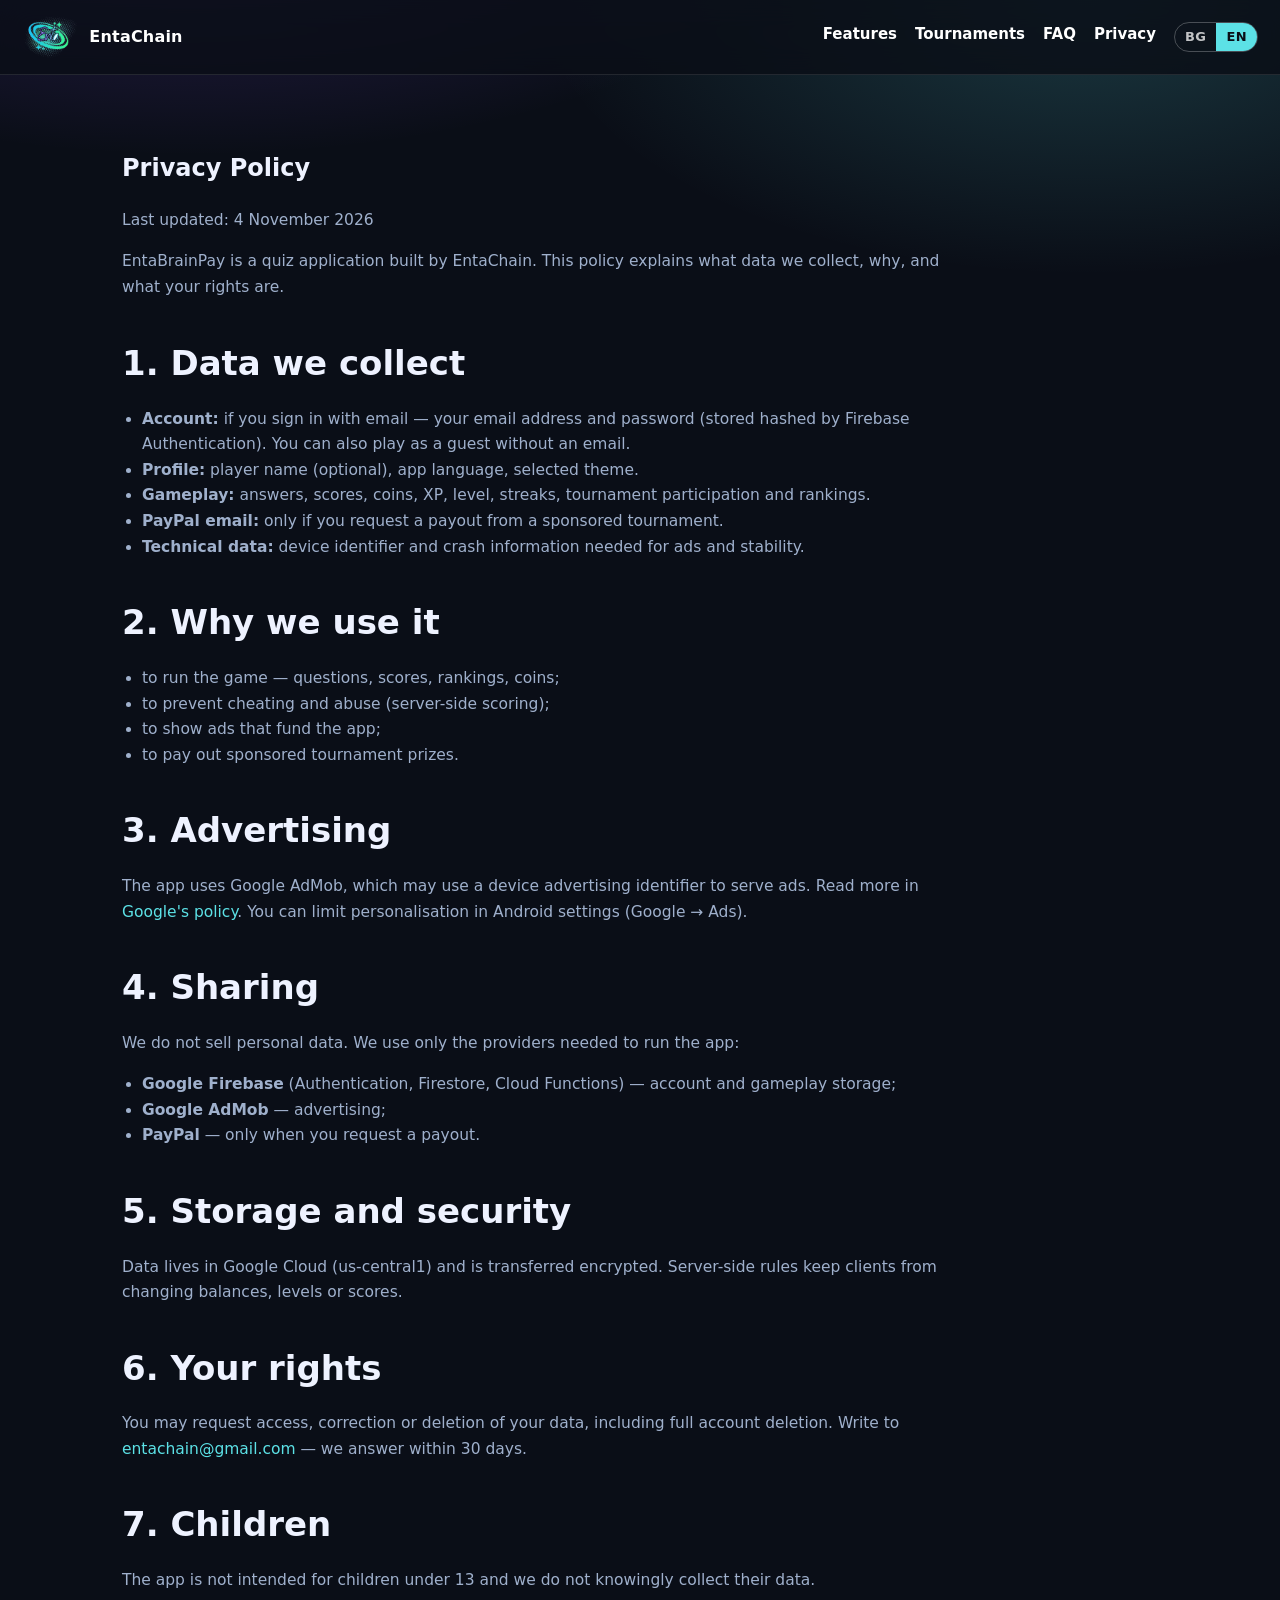
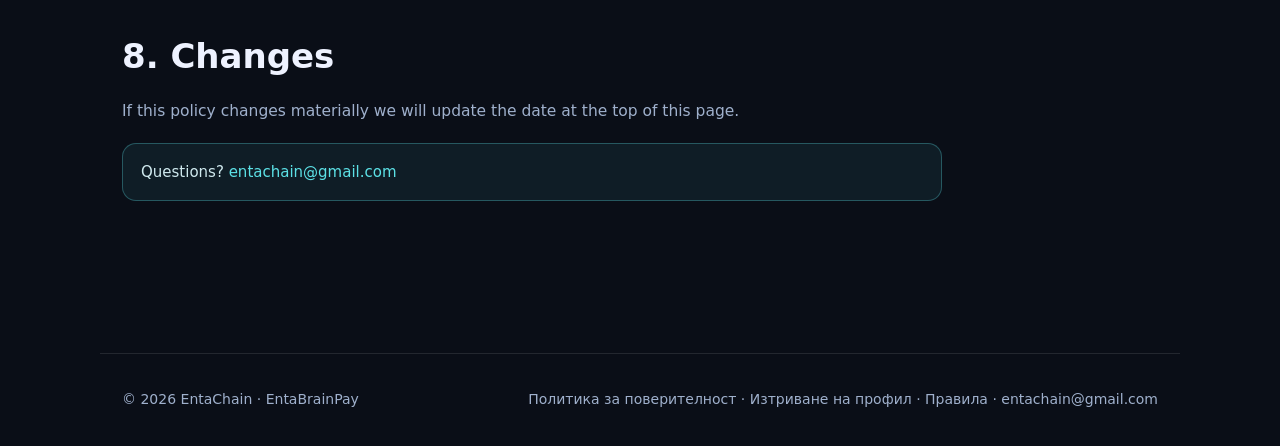
<file: privacy.html>
<!DOCTYPE html>
<html lang="bg">
<head>
<meta charset="utf-8">
<meta name="viewport" content="width=device-width, initial-scale=1">
<title>Политика за поверителност — EntaBrainPay</title>
<meta name="description" content="Как EntaBrainPay събира, използва и защитава личните данни: акаунт, игрови статистики, реклами и права на потребителите.">
<meta name="theme-color" content="#0a0e17">
<link rel="canonical" href="https://entachain.github.io/entachain/privacy.html">
<link rel="alternate" hreflang="bg" href="https://entachain.github.io/entachain/privacy.html">
<link rel="alternate" hreflang="en" href="https://entachain.github.io/entachain/privacy-en.html">
<link rel="alternate" hreflang="x-default" href="https://entachain.github.io/entachain/privacy-en.html">
<link rel="icon" type="image/png" href="media/icon.png">
<meta property="og:type" content="website">
<meta property="og:url" content="https://entachain.github.io/entachain/privacy.html">
<meta property="og:title" content="Политика за поверителност — EntaBrainPay">
<meta property="og:description" content="Как EntaBrainPay събира, използва и защитава личните данни: акаунт, игрови статистики, реклами и права на потребителите.">
<meta property="og:image" content="https://entachain.github.io/entachain/media/og.png">
<meta property="og:locale" content="bg_BG">
<meta name="twitter:card" content="summary_large_image">
<meta name="twitter:title" content="Политика за поверителност — EntaBrainPay">
<meta name="twitter:description" content="Как EntaBrainPay събира, използва и защитава личните данни: акаунт, игрови статистики, реклами и права на потребителите.">
<link rel="stylesheet" href="style.css">
<script src="lang.js" defer></script>

</head>
<body>
<header>
  <a class="brand" href="index.html"><img src="media/logo.png" alt="EntaChain logo">EntaChain</a>
  <nav>
    <a href="index.html#features">Възможности</a>
    <a href="index.html#tournaments">Турнири</a>
    <a href="index.html#faq">FAQ</a>
    <a href="privacy-en.html">Поверителност</a>
    <a href="en.html">EN</a>
  </nav>
</header>
<main>

<section class="prose">
  <h1>Политика за поверителност</h1>
  <p>Последна актуализация: 4 ноември 2026 г.</p>
  <p>EntaBrainPay е куиз приложение, разработено от EntaChain. Тази политика обяснява какви данни събираме, защо и какви са твоите права.</p>

  <h2>1. Какви данни събираме</h2>
  <ul>
    <li><b>Данни за акаунт:</b> ако влезеш с имейл — имейл адрес и парола (съхранена в хеширан вид от Firebase Authentication). Можеш да играеш и като гост, без имейл.</li>
    <li><b>Профил:</b> име на играча (по избор), език на приложението, избрана тема.</li>
    <li><b>Игрови данни:</b> отговори, резултати, монети, XP, ниво, серии, участие в турнири и класации.</li>
    <li><b>PayPal имейл:</b> само ако поискаш изплащане от спонсориран турнир.</li>
    <li><b>Технически данни:</b> идентификатор на устройството и данни за сривове, необходими за рекламите и за стабилността на приложението.</li>
  </ul>

  <h2>2. Защо ги използваме</h2>
  <ul>
    <li>за да работи играта — въпроси, резултати, класации, монети;</li>
    <li>за да предотвратяваме измами и злоупотреба (сървърна проверка на отговорите);</li>
    <li>за да показваме реклами, които финансират приложението;</li>
    <li>за да изплащаме награди от спонсорирани турнири.</li>
  </ul>

  <h2>3. Реклами</h2>
  <p>Приложението използва Google AdMob. AdMob може да използва рекламен идентификатор на устройството, за да показва реклами. Научѝ повече в <a href="https://policies.google.com/technologies/ads" target="_blank" rel="noopener">политиката на Google</a>. Можеш да ограничиш персонализацията от настройките на Android (Google → Реклами).</p>

  <h2>4. С кого споделяме</h2>
  <p>Не продаваме лични данни. Използваме само доставчици, необходими за работата на приложението:</p>
  <ul>
    <li><b>Google Firebase</b> (Authentication, Firestore, Cloud Functions) — съхранение на акаунт и игрови данни;</li>
    <li><b>Google AdMob</b> — реклами;</li>
    <li><b>PayPal</b> — само когато поискаш изплащане.</li>
  </ul>

  <h2>5. Съхранение и сигурност</h2>
  <p>Данните се съхраняват в Google Cloud (регион us-central1) и се предават криптирано. Достъпът до тях е ограничен със сървърни правила — клиентът не може да променя баланс, ниво или резултати.</p>

  <h2>6. Твоите права</h2>
  <p>Можеш да поискаш достъп, коригиране или изтриване на данните си, както и изтриване на целия акаунт. Пиши на <a href="mailto:entachain@gmail.com">entachain@gmail.com</a> — отговаряме до 30 дни.</p>

  <h2>7. Деца</h2>
  <p>Приложението не е предназначено за деца под 13 години и не събира съзнателно такива данни.</p>

  <h2>8. Промени</h2>
  <p>При съществена промяна ще обновим датата в началото на тази страница.</p>

  <div class="note">Въпроси? <a href="mailto:entachain@gmail.com">entachain@gmail.com</a></div>
</section>
</main>
<footer>
  <div>© 2026 EntaChain · EntaBrainPay</div>
  <div>
    <a href="privacy.html">Политика за поверителност</a> · <a href="delete-account.html">Изтриване на профил</a> ·
    <a href="terms.html">Правила</a> ·
    <a href="mailto:entachain@gmail.com">entachain@gmail.com</a>
  </div>
</footer>
</body>
</html>
</file>
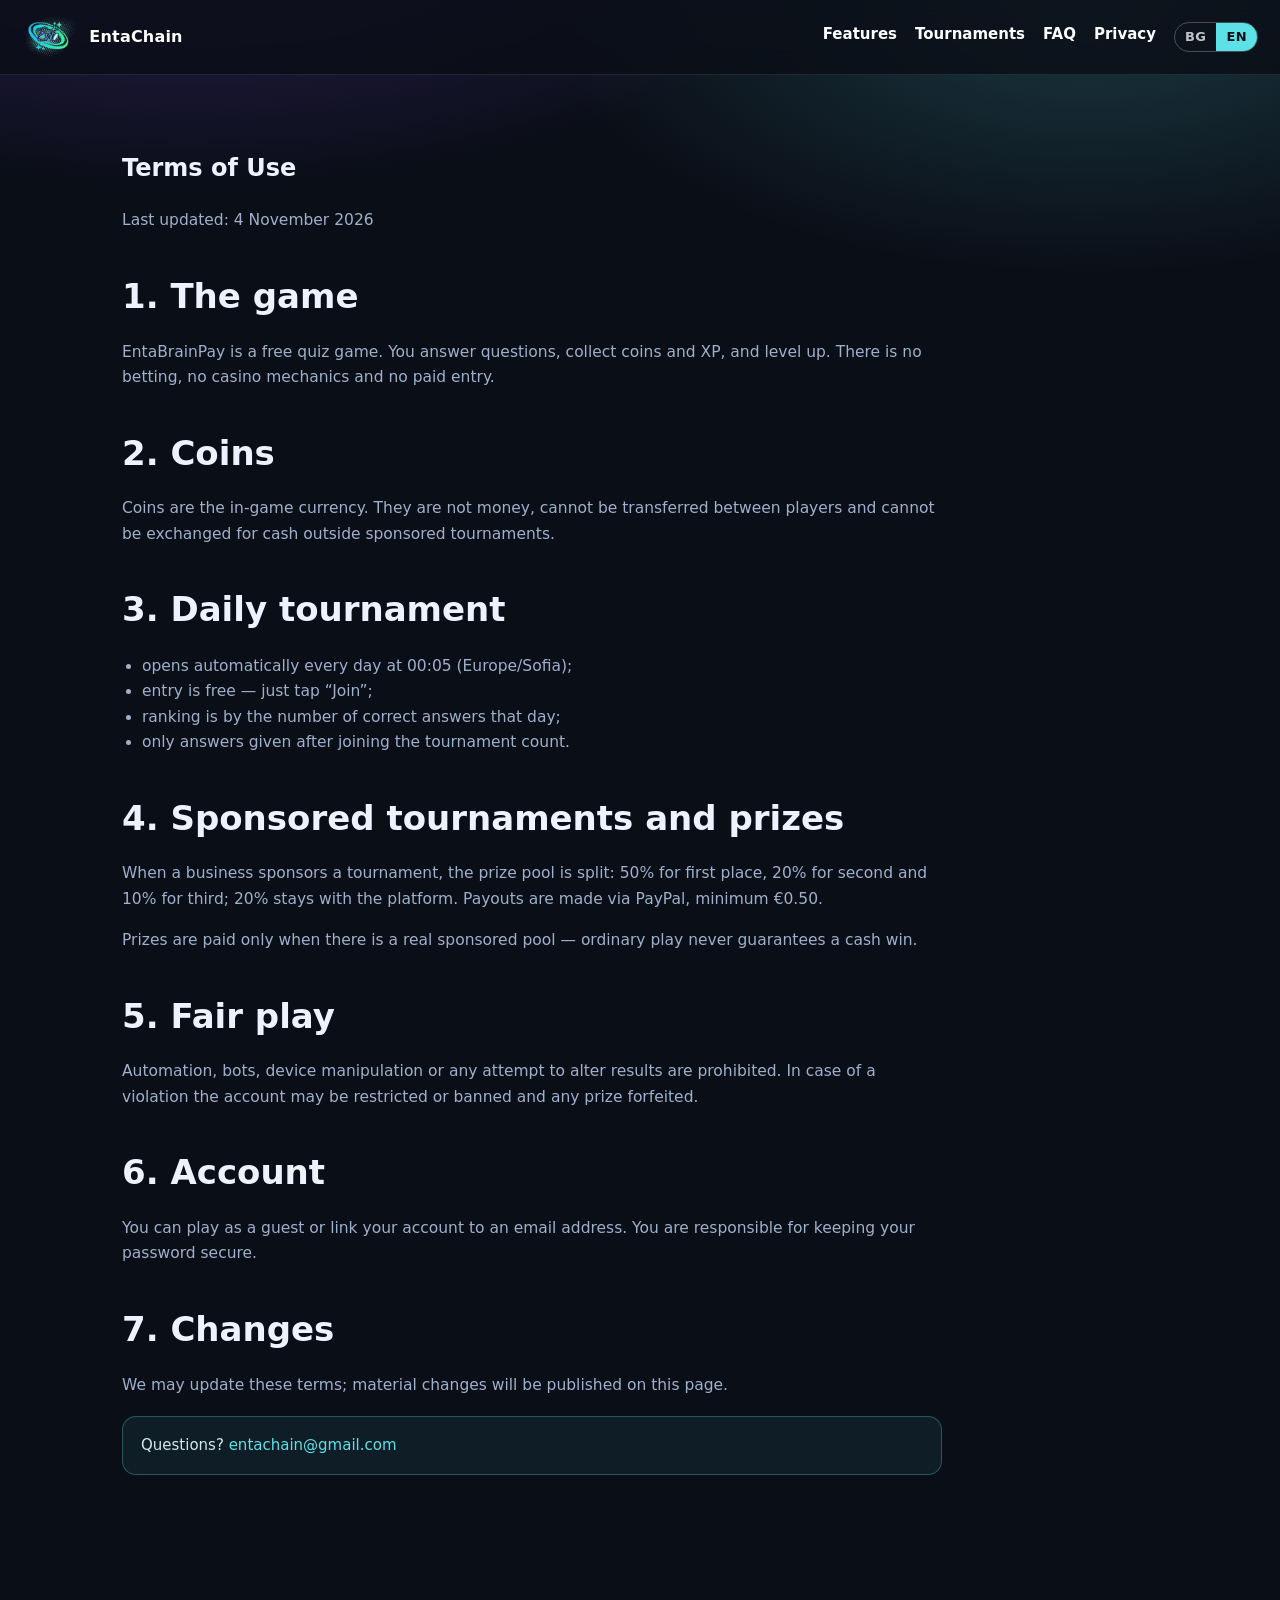
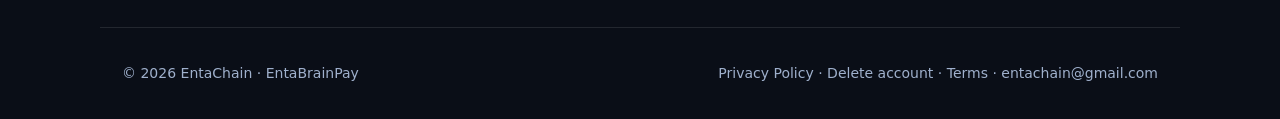
<file: terms-en.html>
<!DOCTYPE html>
<html lang="en">
<head>
<meta charset="utf-8">
<meta name="viewport" content="width=device-width, initial-scale=1">
<title>Terms of Use — EntaBrainPay</title>
<meta name="description" content="EntaBrainPay terms: fair play, coins, daily and sponsored tournaments, PayPal payouts.">
<meta name="theme-color" content="#0a0e17">
<link rel="canonical" href="https://entachain.github.io/entachain/terms-en.html">
<link rel="alternate" hreflang="bg" href="https://entachain.github.io/entachain/terms.html">
<link rel="alternate" hreflang="en" href="https://entachain.github.io/entachain/terms-en.html">
<link rel="icon" type="image/png" href="media/icon.png">
<meta property="og:type" content="website">
<meta property="og:url" content="https://entachain.github.io/entachain/terms-en.html">
<meta property="og:title" content="Terms of Use — EntaBrainPay">
<meta property="og:description" content="EntaBrainPay terms: fair play, coins, daily and sponsored tournaments, PayPal payouts.">
<meta property="og:image" content="https://entachain.github.io/entachain/media/og.png">
<meta property="og:locale" content="en_US">
<meta name="twitter:card" content="summary_large_image">
<meta name="twitter:title" content="Terms of Use — EntaBrainPay">
<meta name="twitter:description" content="EntaBrainPay terms: fair play, coins, daily and sponsored tournaments, PayPal payouts.">
<link rel="stylesheet" href="style.css">
<script src="lang.js" defer></script>

</head>
<body>
<header>
  <a class="brand" href="en.html"><img src="media/logo.png" alt="EntaChain logo">EntaChain</a>
  <nav>
    <a href="en.html#features">Features</a>
    <a href="en.html#tournaments">Tournaments</a>
    <a href="en.html#faq">FAQ</a>
    <a href="privacy-en.html">Privacy</a>
  </nav>
</header>
<main>

<section class="prose">
  <h1>Terms of Use</h1>
  <p>Last updated: 4 November 2026</p>

  <h2>1. The game</h2>
  <p>EntaBrainPay is a free quiz game. You answer questions, collect coins and XP, and level up. There is no betting, no casino mechanics and no paid entry.</p>

  <h2>2. Coins</h2>
  <p>Coins are the in-game currency. They are not money, cannot be transferred between players and cannot be exchanged for cash outside sponsored tournaments.</p>

  <h2>3. Daily tournament</h2>
  <ul>
    <li>opens automatically every day at 00:05 (Europe/Sofia);</li>
    <li>entry is free — just tap “Join”;</li>
    <li>ranking is by the number of correct answers that day;</li>
    <li>only answers given after joining the tournament count.</li>
  </ul>

  <h2>4. Sponsored tournaments and prizes</h2>
  <p>When a business sponsors a tournament, the prize pool is split: 50% for first place, 20% for second and 10% for third; 20% stays with the platform. Payouts are made via PayPal, minimum €0.50.</p>
  <p>Prizes are paid only when there is a real sponsored pool — ordinary play never guarantees a cash win.</p>

  <h2>5. Fair play</h2>
  <p>Automation, bots, device manipulation or any attempt to alter results are prohibited. In case of a violation the account may be restricted or banned and any prize forfeited.</p>

  <h2>6. Account</h2>
  <p>You can play as a guest or link your account to an email address. You are responsible for keeping your password secure.</p>

  <h2>7. Changes</h2>
  <p>We may update these terms; material changes will be published on this page.</p>

  <div class="note">Questions? <a href="mailto:entachain@gmail.com">entachain@gmail.com</a></div>
</section>
</main>
<footer>
  <div>© 2026 EntaChain · EntaBrainPay</div>
  <div>
    <a href="privacy-en.html">Privacy Policy</a> · <a href="delete-account-en.html">Delete account</a> ·
    <a href="terms-en.html">Terms</a> ·
    <a href="mailto:entachain@gmail.com">entachain@gmail.com</a>
  </div>
</footer>
</body>
</html>
</file>
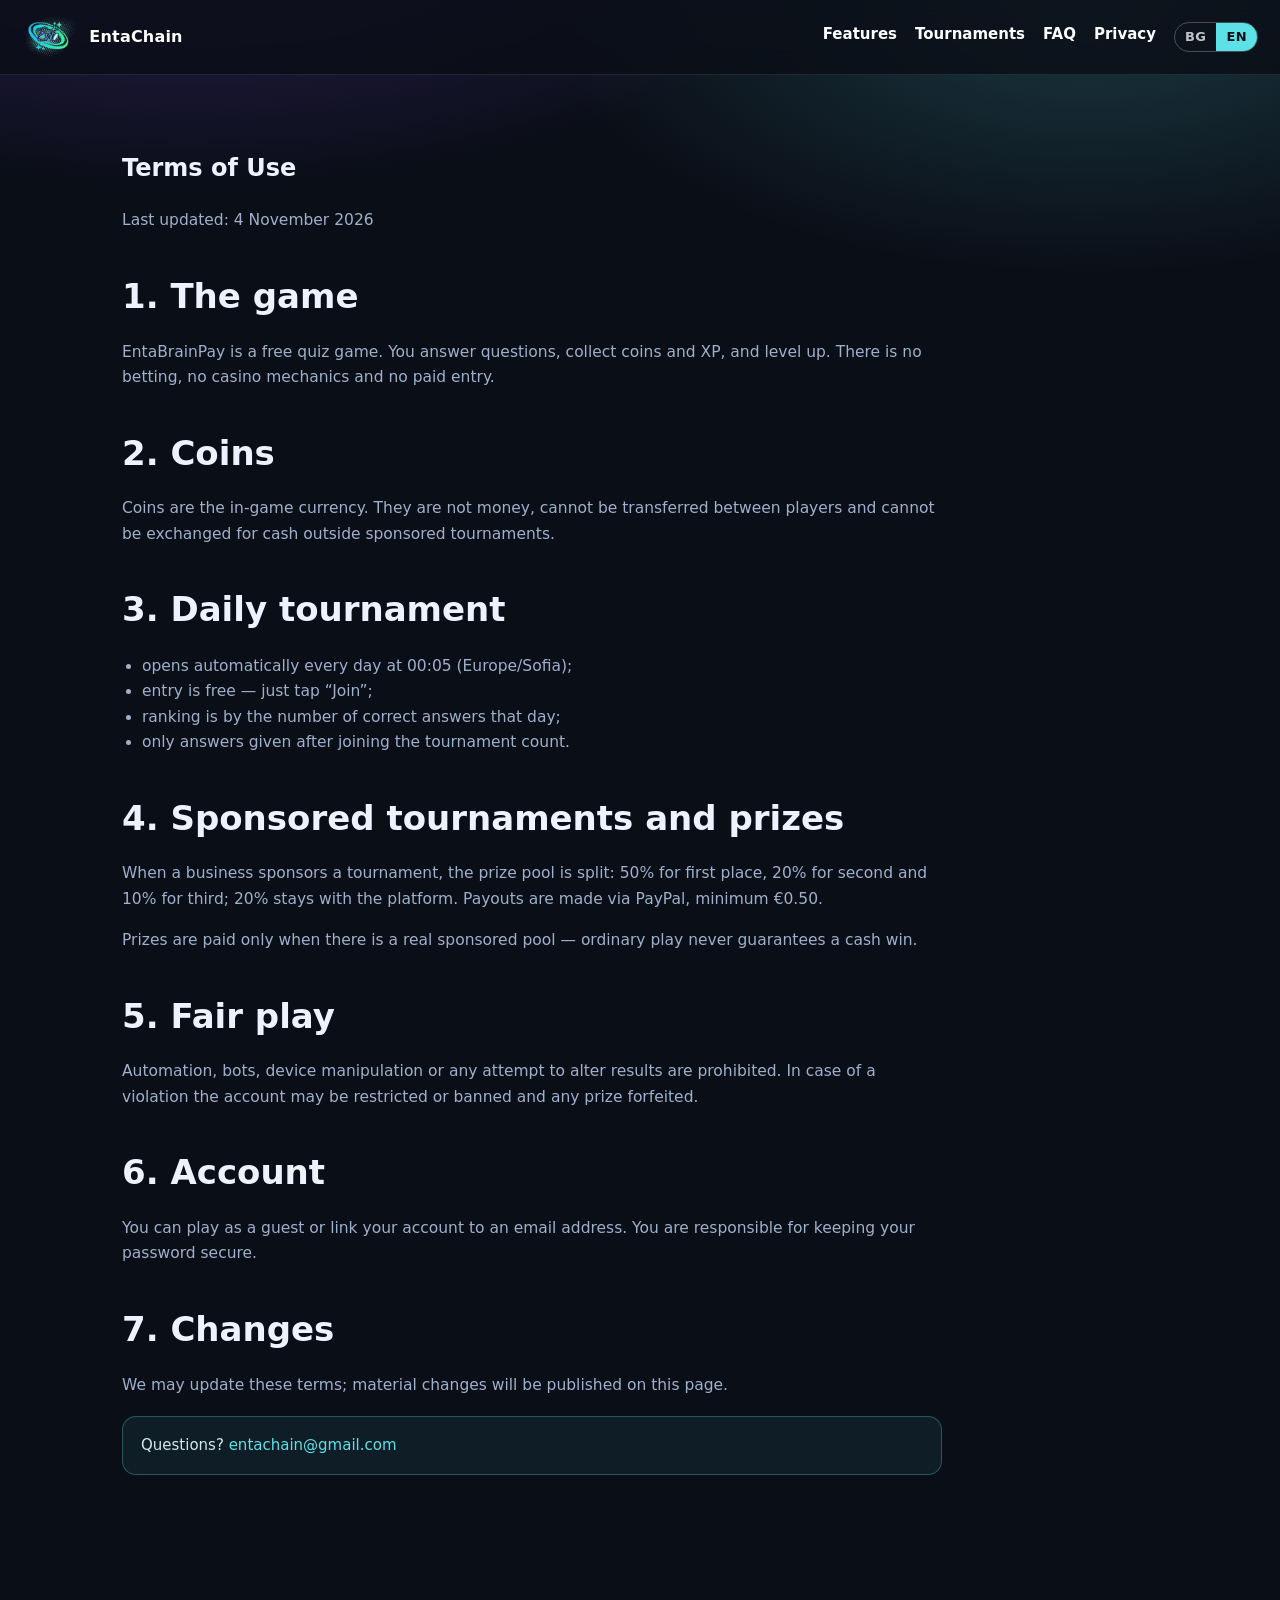
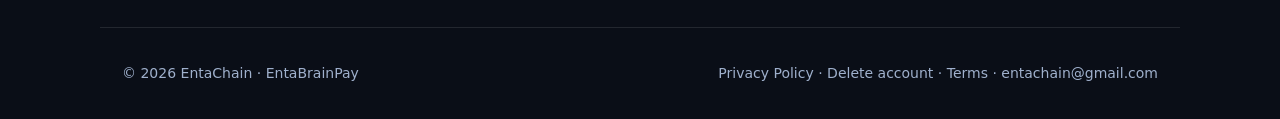
<file: terms.html>
<!DOCTYPE html>
<html lang="bg">
<head>
<meta charset="utf-8">
<meta name="viewport" content="width=device-width, initial-scale=1">
<title>Правила за ползване — EntaBrainPay</title>
<meta name="description" content="Правила на EntaBrainPay: честна игра, монети, дневни и спонсорирани турнири, изплащания през PayPal.">
<meta name="theme-color" content="#0a0e17">
<link rel="canonical" href="https://entachain.github.io/entachain/terms.html">
<link rel="alternate" hreflang="bg" href="https://entachain.github.io/entachain/terms.html">
<link rel="alternate" hreflang="en" href="https://entachain.github.io/entachain/terms-en.html">
<link rel="alternate" hreflang="x-default" href="https://entachain.github.io/entachain/terms-en.html">
<link rel="icon" type="image/png" href="media/icon.png">
<meta property="og:type" content="website">
<meta property="og:url" content="https://entachain.github.io/entachain/terms.html">
<meta property="og:title" content="Правила за ползване — EntaBrainPay">
<meta property="og:description" content="Правила на EntaBrainPay: честна игра, монети, дневни и спонсорирани турнири, изплащания през PayPal.">
<meta property="og:image" content="https://entachain.github.io/entachain/media/og.png">
<meta property="og:locale" content="bg_BG">
<meta name="twitter:card" content="summary_large_image">
<meta name="twitter:title" content="Правила за ползване — EntaBrainPay">
<meta name="twitter:description" content="Правила на EntaBrainPay: честна игра, монети, дневни и спонсорирани турнири, изплащания през PayPal.">
<link rel="stylesheet" href="style.css">
<script src="lang.js" defer></script>

</head>
<body>
<header>
  <a class="brand" href="index.html"><img src="media/logo.png" alt="EntaChain logo">EntaChain</a>
  <nav>
    <a href="index.html#features">Възможности</a>
    <a href="index.html#tournaments">Турнири</a>
    <a href="index.html#faq">FAQ</a>
    <a href="privacy-en.html">Поверителност</a>
    <a href="en.html">EN</a>
  </nav>
</header>
<main>

<section class="prose">
  <h1>Правила за ползване</h1>
  <p>Последна актуализация: 4 ноември 2026 г.</p>

  <h2>1. Играта</h2>
  <p>EntaBrainPay е безплатна игра с въпроси. Отговаряш, трупаш монети и XP, качваш ниво. Няма залози, казино механики или платено участие.</p>

  <h2>2. Монети</h2>
  <p>Монетите са вътрешна валута за играта. Те не са пари, не се прехвърлят между играчи и не се обменят за пари извън спонсорираните турнири.</p>

  <h2>3. Дневен турнир</h2>
  <ul>
    <li>открива се автоматично всеки ден в 00:05 (Europe/Sofia);</li>
    <li>участието е безплатно — натискаш „Участвай“;</li>
    <li>класирането е по брой верни отговори за деня;</li>
    <li>броят се само отговорите, дадени след записването в турнира.</li>
  </ul>

  <h2>4. Спонсорирани турнири и награди</h2>
  <p>Когато бизнес спонсорира турнир, наградният фонд се разпределя: 50% за първо, 20% за второ и 10% за трето място; 20% остават за платформата. Изплащането е през PayPal, минимум 0,50 €.</p>
  <p>Награда се изплаща само при реален спонсориран фонд — не се гарантират парични печалби от обикновена игра.</p>

  <h2>5. Честна игра</h2>
  <p>Забранени са автоматизации, ботове, манипулиране на устройство или опити за промяна на резултати. При нарушение акаунтът може да бъде ограничен или блокиран, а наградата — отказана.</p>

  <h2>6. Акаунт</h2>
  <p>Можеш да играеш като гост или да свържеш акаунта си с имейл. Ти отговаряш за сигурността на паролата си.</p>

  <h2>7. Промени</h2>
  <p>Можем да обновяваме правилата; съществените промени ще бъдат публикувани на тази страница.</p>

  <div class="note">Въпроси? <a href="mailto:entachain@gmail.com">entachain@gmail.com</a></div>
</section>
</main>
<footer>
  <div>© 2026 EntaChain · EntaBrainPay</div>
  <div>
    <a href="privacy.html">Политика за поверителност</a> · <a href="delete-account.html">Изтриване на профил</a> ·
    <a href="terms.html">Правила</a> ·
    <a href="mailto:entachain@gmail.com">entachain@gmail.com</a>
  </div>
</footer>
</body>
</html>
</file>
<file: style.css>
:root{
  --purple:#8c52ff; --purple-soft:#a78bfa; --cyan:#5ce1e6;
  --dark:#0a0e17; --card:#121a29; --line:rgba(255,255,255,.10);
  --text:#eef2ff; --muted:#9fb0cc;
}
*{box-sizing:border-box}
html{scroll-behavior:smooth}
body{
  margin:0; font-family:'Inter',system-ui,-apple-system,'Segoe UI',Roboto,sans-serif;
  background:radial-gradient(1200px 600px at 15% -10%,rgba(140,82,255,.35),transparent 60%),
             radial-gradient(1000px 500px at 85% 0%,rgba(92,225,230,.20),transparent 55%),
             var(--dark);
  color:var(--text); line-height:1.65; -webkit-font-smoothing:antialiased;
}
a{color:var(--cyan);text-decoration:none}
a:hover{text-decoration:underline}
header{
  position:sticky;top:0;z-index:50;display:flex;align-items:center;justify-content:space-between;
  gap:16px;padding:14px 22px;background:rgba(10,14,23,.82);backdrop-filter:blur(14px);
  border-bottom:1px solid var(--line);flex-wrap:wrap;
}
.brand{display:flex;align-items:center;gap:10px;font-weight:800;letter-spacing:.2px;color:#fff}
.brand img{height:46px;width:auto;display:block}
nav{display:flex;gap:18px;flex-wrap:wrap}
nav a{color:#fff;font-weight:600;font-size:15px}
nav a:hover{color:var(--cyan);text-decoration:none}
main{max-width:1080px;margin:0 auto;padding:0 22px 80px}
.hero{padding:84px 0 56px;text-align:center}
.hero h1{
  font-size:clamp(34px,5.2vw,58px);line-height:1.1;margin:0 0 18px;
  background:linear-gradient(120deg,#fff 10%,var(--purple-soft) 45%,var(--cyan) 90%);
  -webkit-background-clip:text;background-clip:text;color:transparent;
  filter:drop-shadow(0 0 10px rgba(140,82,255,.25));
}
.hero p{font-size:clamp(16px,2vw,20px);color:var(--muted);max-width:680px;margin:0 auto 30px}
.badge{
  display:inline-block;padding:7px 14px;border:1px solid var(--line);border-radius:999px;
  color:var(--cyan);font-size:13px;font-weight:700;letter-spacing:.6px;text-transform:uppercase;
  margin-bottom:22px;background:rgba(92,225,230,.08)
}
.cta{display:flex;gap:14px;justify-content:center;flex-wrap:wrap}
.btn{
  display:inline-flex;align-items:center;gap:8px;padding:14px 26px;border-radius:14px;
  font-weight:700;border:1px solid transparent;transition:transform .15s ease,box-shadow .15s ease;
}
.btn:hover{transform:translateY(-2px);text-decoration:none}
.btn-primary{background:linear-gradient(120deg,var(--purple),var(--cyan));color:#0a0e17;box-shadow:0 12px 30px rgba(140,82,255,.28)}
.btn-ghost{border-color:var(--line);color:#fff;background:rgba(255,255,255,.04)}
section{padding:54px 0}
h2{font-size:clamp(24px,3vw,34px);margin:0 0 10px}
.lead{color:var(--muted);margin:0 0 30px;max-width:760px}
.grid{display:grid;gap:18px;grid-template-columns:repeat(auto-fit,minmax(250px,1fr))}
.card{
  background:var(--card);border:1px solid var(--line);border-radius:18px;padding:24px;
  transition:transform .16s ease,border-color .16s ease;
}
.card:hover{transform:translateY(-3px);border-color:rgba(140,82,255,.55)}
.card h3{margin:0 0 8px;font-size:19px}
.card p{margin:0;color:var(--muted);font-size:15px}
.emoji{font-size:26px;display:block;margin-bottom:12px}
.screens{display:grid;gap:22px;grid-template-columns:repeat(auto-fit,minmax(230px,1fr));margin-top:10px}
.phone{
  background:linear-gradient(180deg,#1a2233,#0f1725);border:1px solid var(--line);border-radius:26px;
  padding:18px;min-height:380px;display:flex;flex-direction:column;gap:12px;
}
.phone .top{display:flex;justify-content:space-between;font-size:12px;color:var(--muted)}
.phone .pill{background:rgba(140,82,255,.16);border:1px solid rgba(140,82,255,.4);border-radius:12px;padding:12px;font-size:13px}
.phone .q{font-weight:700;font-size:15px}
.phone .opt{border:1px solid var(--line);border-radius:10px;padding:9px 11px;font-size:13px;color:var(--muted)}
.phone .opt.ok{border-color:rgba(92,225,230,.6);color:var(--cyan);background:rgba(92,225,230,.08)}
.kv{display:grid;gap:10px;margin-top:14px}
.kv div{display:flex;justify-content:space-between;border-bottom:1px dashed var(--line);padding-bottom:8px;font-size:14px}
.kv span:last-child{color:var(--cyan);font-weight:700}
.faq{border-top:1px solid var(--line);margin-top:20px}
.faq details{border-bottom:1px solid var(--line);padding:16px 0}
.faq summary{cursor:pointer;font-weight:700;font-size:16px}
.faq p{color:var(--muted);margin:10px 0 0}
footer{
  border-top:1px solid var(--line);padding:34px 22px;color:var(--muted);font-size:14px;
  display:flex;gap:18px;justify-content:space-between;flex-wrap:wrap;max-width:1080px;margin:0 auto;
}
footer a{color:var(--muted)}
.prose{max-width:820px}
.prose h2{margin-top:34px}
.prose h3{margin:24px 0 6px;font-size:17px}
.prose p,.prose li{color:var(--muted);font-size:15.5px}
.prose ul{padding-left:20px}
.note{
  background:rgba(92,225,230,.07);border:1px solid rgba(92,225,230,.3);
  border-radius:14px;padding:16px 18px;color:#cfe9ee;font-size:15px;margin:18px 0;
}
@media (max-width:768px){
  header{padding:12px 16px}
  nav{gap:12px;font-size:14px}
  .hero{padding:56px 0 36px}
  footer{flex-direction:column}
}

/* Езиков превключвател BG / EN — добавя се от lang.js */
.lang-switch{display:inline-flex;align-items:center;border:1px solid rgba(255,255,255,.25);border-radius:999px;overflow:hidden}
.lang-switch a{padding:3px 10px;font-size:13px;font-weight:700;letter-spacing:.4px;color:rgba(255,255,255,.75)}
.lang-switch a:hover{background:rgba(255,255,255,.1);text-decoration:none}
.lang-switch a.is-active{background:var(--cyan);color:#0a0e17}
</file>
